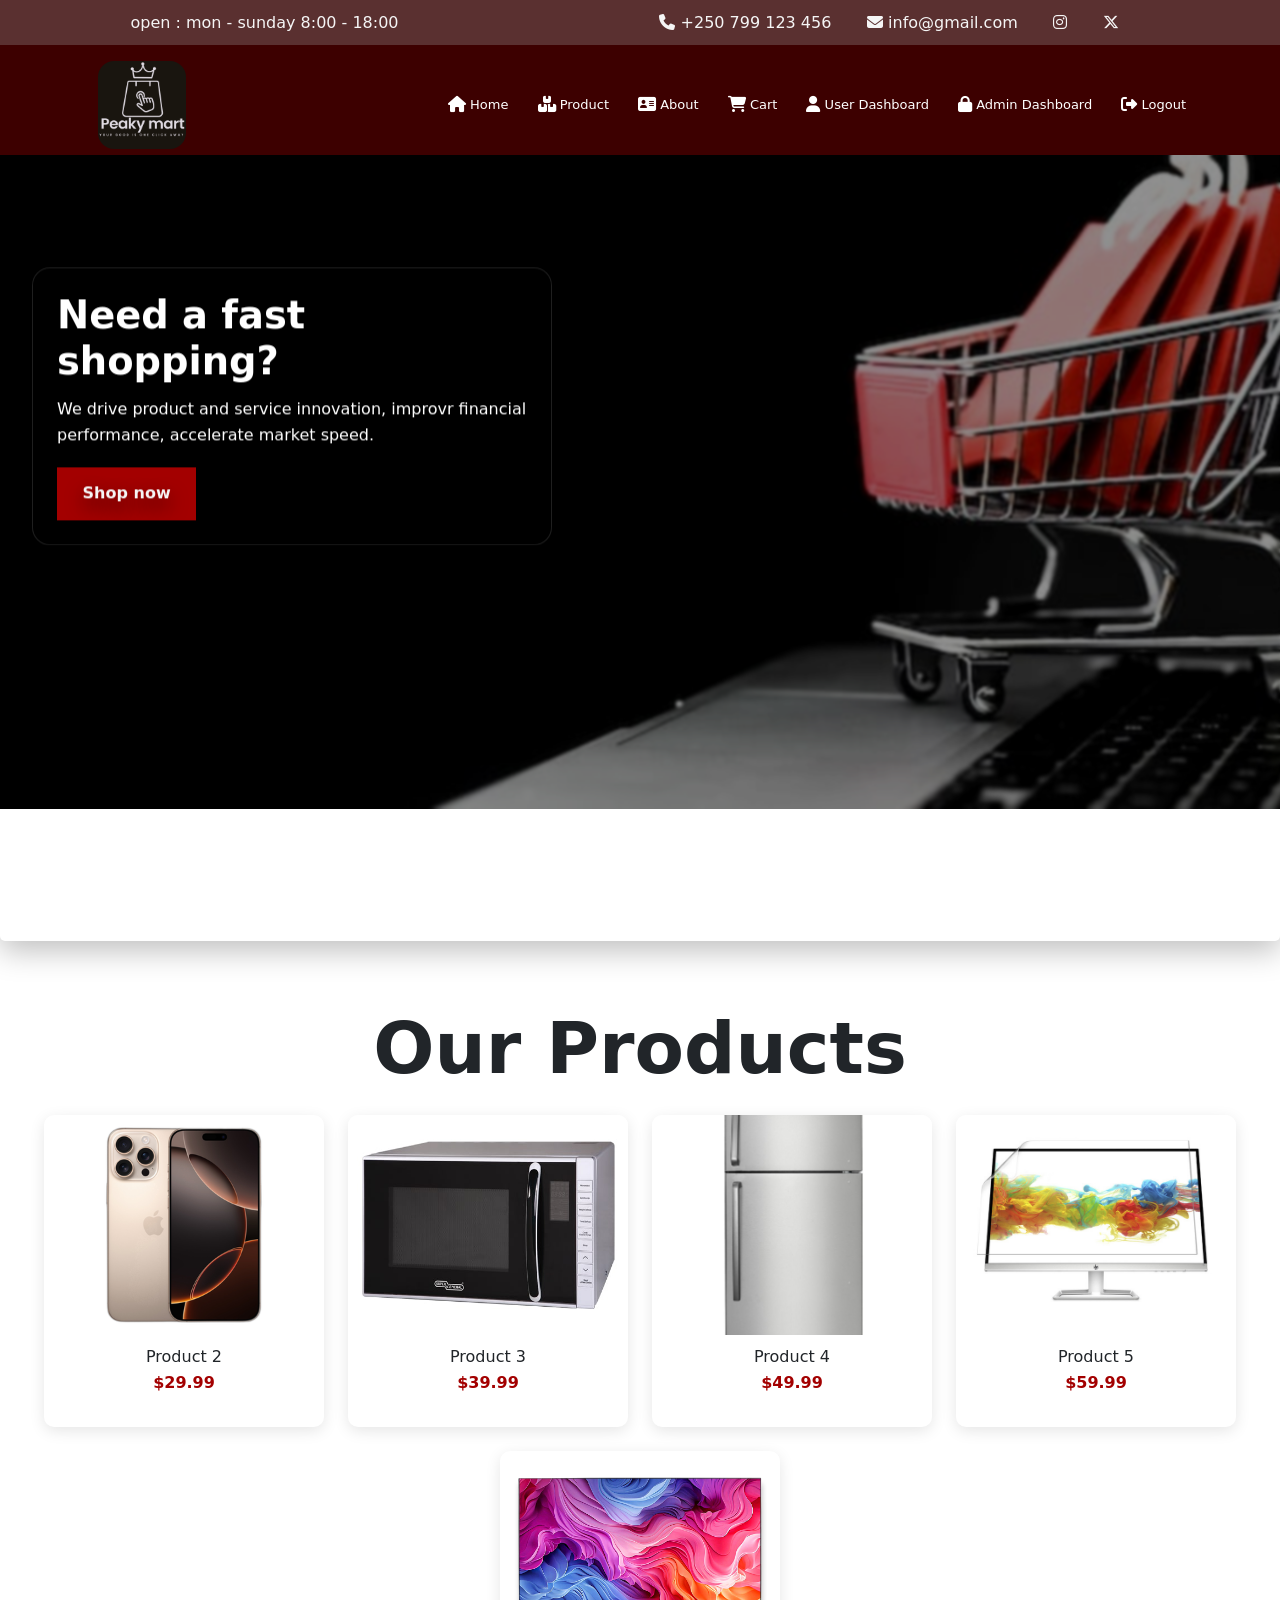
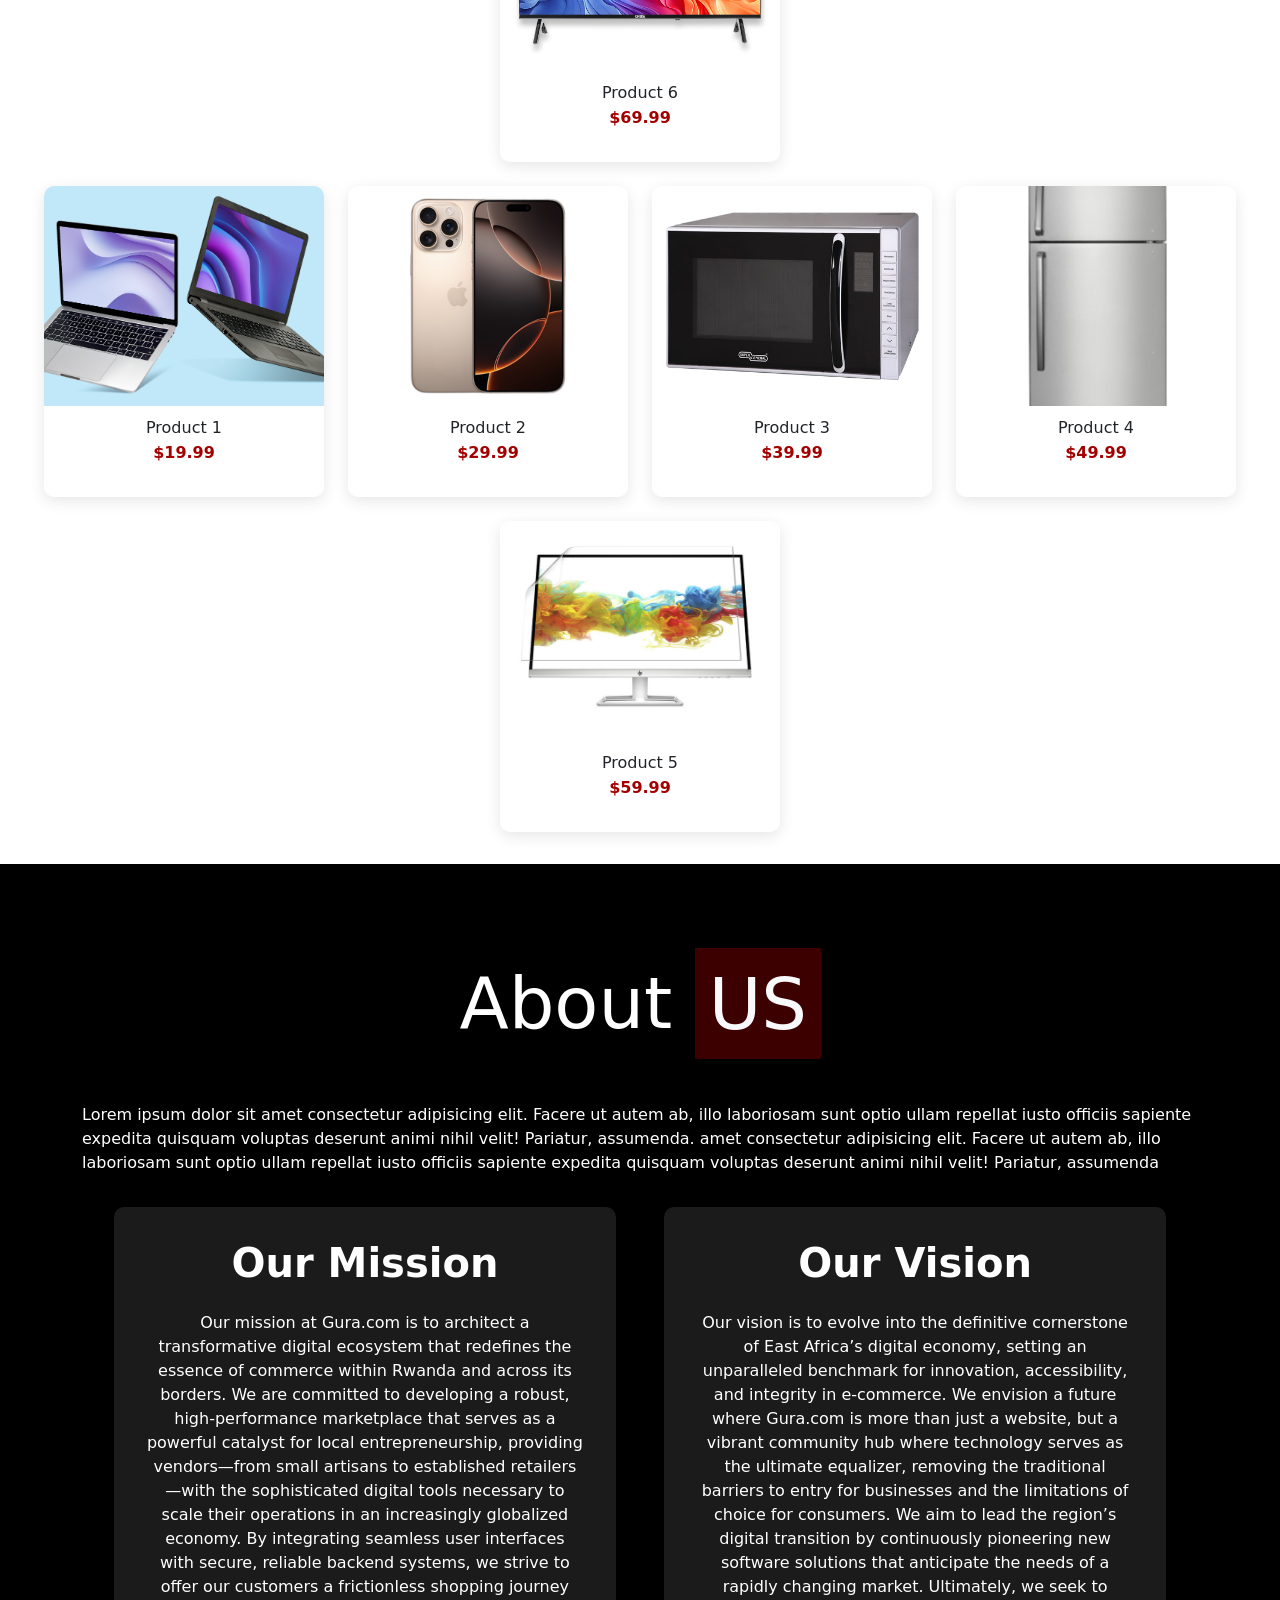
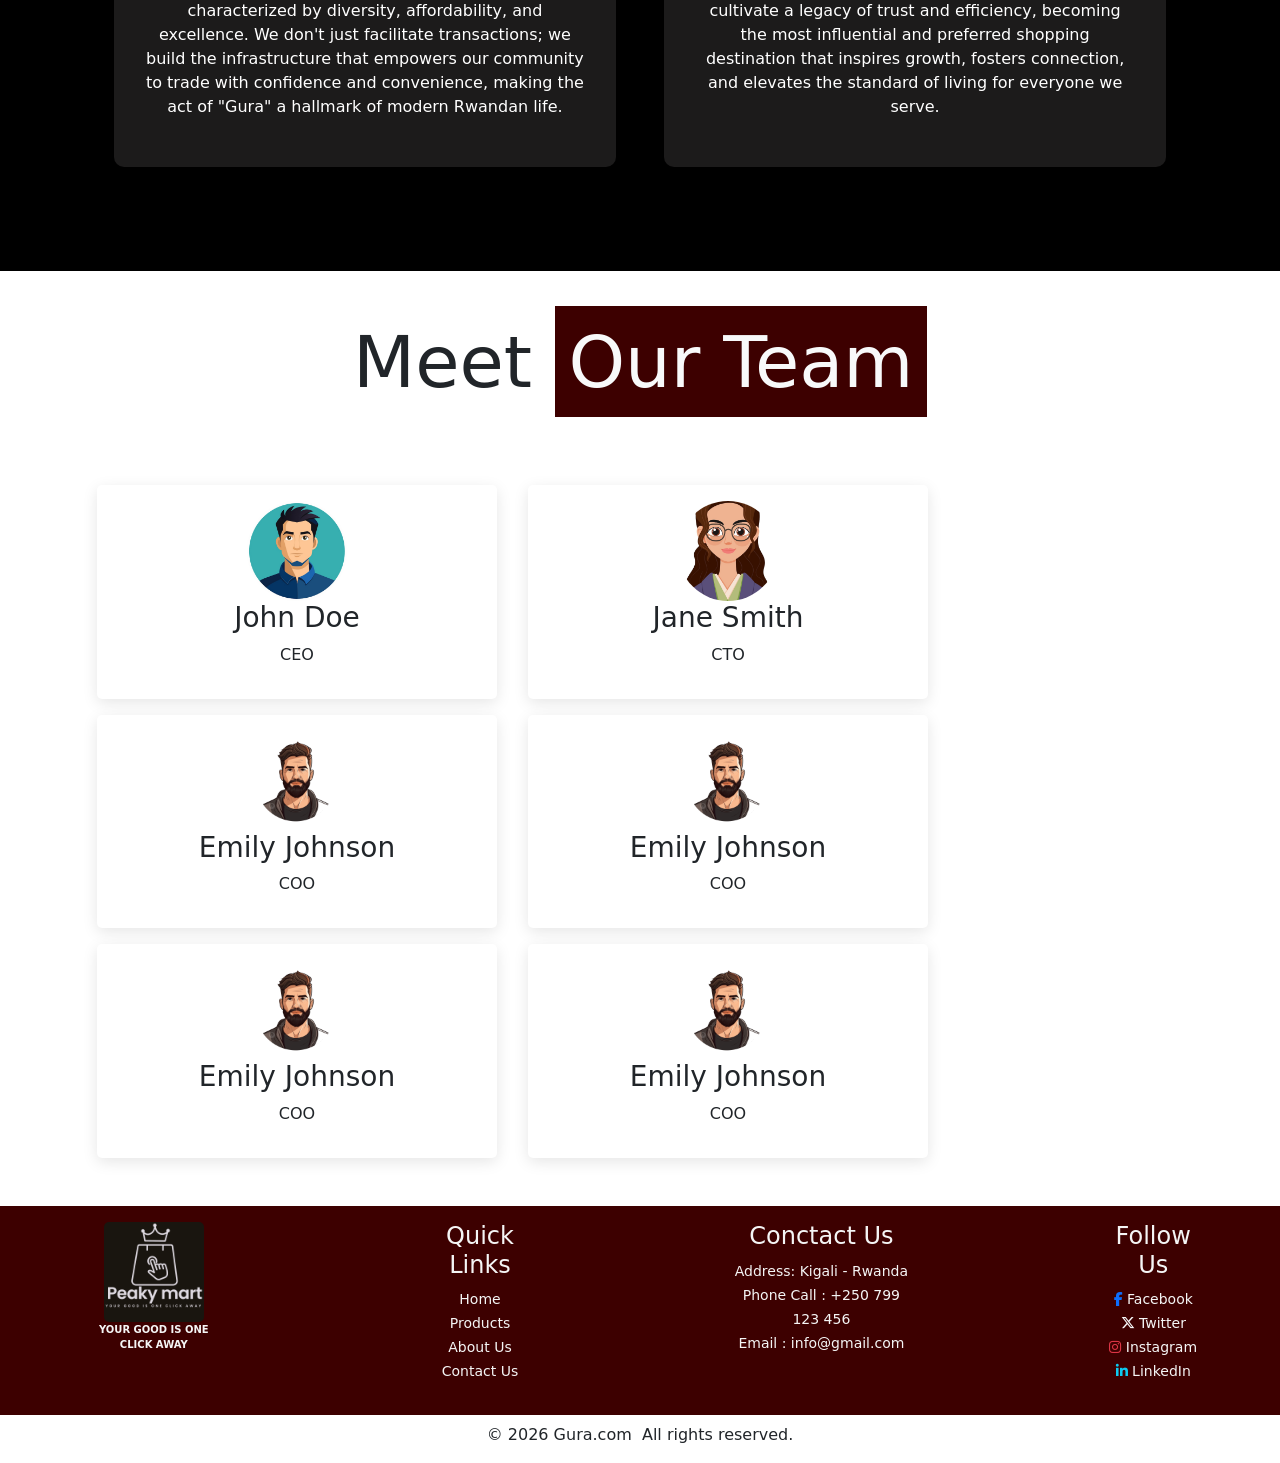
<file: index.html>
<!doctype html>
<html lang="en">

<head>
  <meta charset="UTF-8" />
  <meta name="viewport" content="width=device-width, initial-scale=1.0" />
  <title>Commerce</title>

  <!-- favicon -->
  <link rel="icon" href="/favicon.ico" />
  <link rel="stylesheet" href="https://cdnjs.cloudflare.com/ajax/libs/font-awesome/6.5.1/css/all.min.css" />

  <!-- CSS -->
  <link href="https://cdn.jsdelivr.net/npm/bootstrap@5.0.2/dist/css/bootstrap.min.css" rel="stylesheet"
    integrity="sha384-EVSTQN3/azprG1Anm3QDgpJLIm9Nao0Yz1ztcQTwFspd3yD65VohhpuuCOmLASjC" crossorigin="anonymous" />
  <link rel="stylesheet" href="css/style.css" />
  <link href="https://fonts.googleapis.com/css2?family=Inter:wght@400;700&family=Poppins:wght@600&display=swap"
    rel="stylesheet" />
  <link href="https://unpkg.com/aos@2.3.1/dist/aos.css" rel="stylesheet" />

  <!-- icon -->

  <link rel="icon" type="image/png" sizes="1080x180" href="images/logo.png" />
</head>

<!-- main body of the site  -->

<body>

  <div class="page">
    <!-- small header for open time  -->
    <div id="one" class="min-header">
      <div id="two" class="min-header-content">
        <div id="three" class="hour">open : mon - sunday 8:00 - 18:00</div>
        <div class="header-contact">
          <i class="fas fa-phone"></i> +250 799 123 456 &nbsp; &nbsp; &nbsp;
          <i class="fas fa-envelope"></i> info@gmail.com &nbsp; &nbsp; &nbsp;
          <i class="fab fa-instagram"></i>
          &nbsp; &nbsp; &nbsp;
          <i class="fab fa-x-twitter"></i>
          &nbsp; &nbsp; &nbsp;
        </div>
      </div>

        <!-- main header containing logo and links  -->
        <div class="main-header d-flex">
          <div class="main-header container-fluid">
            <div
              class="main-header-content container d-flex justify-content-between align-items-center"
            >
              <div class="logo">
                <img
                  src="images/logo.png"
                  alt=""
                  width="120"
                  height="120"
                  class="p-3 mb-3 img-fluid rounded-5"
                />
              </div>
              <div class="links">
                <nav id="navLinks" class="nav-links">
                  <i class="fas fa-times" onclick="hideMenu()"></i>
                  <ul>
                    <li>
                      <a href="#" class="text-decoration-none text-white"
                        ><i class="fa-solid fa-house fa-lg"></i> Home</a
                      >
                    </li>
                    <li>
                      <a href="#product" class="text-decoration-none text-white"
                        ><i class="fa-solid fa-boxes-stacked fa-lg"></i>
                        Product</a
                      >
                    </li>
                    <li>
                      <a href="#about" class="text-decoration-none text-white"
                        ><i class="fa-solid fa-address-card fa-lg"></i> About</a
                      >
                    </li>
                    <li>
                      <a href="" class="text-decoration-none text-white"
                        ><i class="fa-solid fa-cart-shopping fa-lg"></i> Cart</a
                      >
                    </li>
                      <li>
                    <a href="user-dashboard.html" class="text-decoration-none text-white"><i
                        class="fa-solid fa-user fa-lg"></i>
                      User Dashboard</a>
                  </li>
                  <li>
                    <a href="admin-dashboard.html" class="text-decoration-none text-white"><i
                        class="fa-solid fa-lock fa-lg"></i>
                      Admin Dashboard</a>
                  </li>
                    <li>
                      <a href="" class="text-decoration-none text-white"
                        ><i class="fa-solid fa-right-from-bracket fa-lg"></i>
                        Logout</a
                      >
                    </li>
                  </ul>
                </nav>
                <i class="fas fa-bars" onclick="showMenu()"></i>
              </div>
              <!-- <i class="fas fa-bars" onclick="showMenu()"></i> -->
            </div>
          </div>
        </div>
      </div>
      <div class="body">
        <div class="body-content">
          <!-- wwelcome section with slider -->
          <section id="welcome" class="welcome-slider">
            <div class="slides">
              <div class="slide slide-1">
                <img src="images/slide3.jpg" alt="Slide 1" />
                <div class="slide-content">
                  <h1 class="title effect-static-text display-5 fw-bold">
                    Need a fast shopping?
                  </h1>
                  <p
                    data-aos="zoom-in"
                    data-aos-delay="100"
                    class="description"
                  >
                    We drive product and service innovation, improvr financial
                    performance, accelerate market speed.
                  </p>

                  <a class="slide-btn" href="#product">Shop now</a>
                </div>
              </div>
              <div class="slide slide-2">
                <img src="images/slide2.jpg" alt="Slide 2" />
                <div class="slide-content">
                  <h1 class="title effect-static-text display-5 fw-bold">
                    Exclusive offers
                  </h1>
                  <p>Save on top products with our latest seasonal deals.</p>
                  <a class="slide-btn" href="#product">View offers</a>
                </div>
              </div>
              <div class="slide slide-3">
                <img src="images/slide1.jpg" alt="Slide 3" />
                <div class="slide-content">
                  <h1 class="title effect-static-text display-5 fw-bold">
                    Shop with confidence
                  </h1>
                  <p>
                    Quality picks, easy returns, and customer-first support.
                    uality picks, easy returns, and customer-first support.
                  </p>
                  <a class="slide-btn" href="#product">Browse now</a>
                </div>
              </div>
            </div>
          </section>

          <!-- product list section -->
          <section id="product">
            <h2 class="text-center display-2 fw-bold mb-4">Our Products</h2>
            <div
              class="product-list d-flex flex-wrap justify-content-center gap-4"
            >
              
              <div
                class="product-card"
                data-aos="fade-up"
                data-aos-delay="200"
                data-aos-duration="300"
              >
                <img src="images/product2.png" alt="Product 2" />
                <h3>Product 2</h3>
                <p>$29.99</p>
              </div>
              <div
                class="product-card"
                data-aos="fade-up"
                data-aos-delay="200"
                data-aos-duration="300"
              >
                <img src="images/product3.jpg" alt="Product 3" />
                <h3>Product 3</h3>
                <p>$39.99</p>
              </div>
              <div
                class="product-card"
                data-aos="fade-up"
                data-aos-delay="300"
                data-aos-duration="300"
              >
                <img src="images/product4.jpg" alt="Product 4" />
                <h3>Product 4</h3>
                <p>$49.99</p>
              </div>
              <div
                class="product-card"
                data-aos="fade-up"
                data-aos-delay="400"
                data-aos-duration="300"
              >
                <img src="images/product5.jpg" alt="Product 5" />
                <h3>Product 5</h3>
                <p>$59.99</p>
              </div>
              <div
                class="product-card"
                data-aos="fade-up"
                data-aos-delay="500"
                data-aos-duration="300"
              >
                <img src="images/product6.png" alt="Product 6" />
                <h3>Product 6</h3>
                <p>$69.99</p>
              </div>
            </div>
            <br />
            <div
              class="product-list d-flex flex-wrap justify-content-center gap-4"
            >
              <div
                class="product-card"
                data-aos="fade-up"
                data-aos-duration="300"
              >
                <img src="images/product1.jpg" alt="Product 1" />
                <h3>Product 1</h3>
                <p>$19.99</p>
              </div>
              <div
                class="product-card"
                data-aos="fade-up"
                data-aos-delay="100"
                data-aos-duration="300"
              >
                <img src="images/product2.png" alt="Product 2" />
                <h3>Product 2</h3>
                <p>$29.99</p>
              </div>
              <div
                class="product-card"
                data-aos="fade-up"
                data-aos-delay="200"
                data-aos-duration="300"
              >
                <img src="images/product3.jpg" alt="Product 3" />
                <h3>Product 3</h3>
                <p>$39.99</p>
              </div>
              <div
                class="product-card"
                data-aos="fade-up"
                data-aos-delay="300"
                data-aos-duration="300"
              >
                <img src="images/product4.jpg" alt="Product 4" />
                <h3>Product 4</h3>
                <p>$49.99</p>
              </div>
              <div class="product-card" data-aos="fade-up" data-aos-delay="400">
                <img src="images/product5.jpg" alt="Product 5" />
                <h3>Product 5</h3>
                <p>$59.99</p>
              </div>
              
            </div>
          </section>

          <!-- about us section  -->
          <section id="about" class="text-white">
            <div class="aboutUs">
              <h1 class="about-h1 text-center display-2 p-5">
                About
                <mark
                  class="text-light text-center"
                  style="background-color: rgb(61, 0, 0)"
                  >US</mark
                >
              </h1>
              <p class="container para" width="90%">
                Lorem ipsum dolor sit amet consectetur adipisicing elit. Facere
                ut autem ab, illo laboriosam sunt optio ullam repellat iusto
                officiis sapiente expedita quisquam voluptas deserunt animi
                nihil velit! Pariatur, assumenda. amet consectetur adipisicing
                elit. Facere ut autem ab, illo laboriosam sunt optio ullam
                repellat iusto officiis sapiente expedita quisquam voluptas
                deserunt animi nihil velit! Pariatur, assumenda
              </p>
              <br />
              <div class="mt-5 d-flex justify-content-center gap-5 container">
                <div class="mission">
                  <h4 class="text-center display-6 fw-bold mb-4">
                    Our Mission
                  </h4>
                  <p class="text-end; text-direction: rtl;">
                    Our mission at Gura.com is to architect a transformative
                    digital ecosystem that redefines the essence of commerce
                    within Rwanda and across its borders. We are committed to
                    developing a robust, high-performance marketplace that
                    serves as a powerful catalyst for local entrepreneurship,
                    providing vendors—from small artisans to established
                    retailers—with the sophisticated digital tools necessary to
                    scale their operations in an increasingly globalized
                    economy. By integrating seamless user interfaces with
                    secure, reliable backend systems, we strive to offer our
                    customers a frictionless shopping journey characterized by
                    diversity, affordability, and excellence. We don't just
                    facilitate transactions; we build the infrastructure that
                    empowers our community to trade with confidence and
                    convenience, making the act of "Gura" a hallmark of modern
                    Rwandan life.
                  </p>
                </div>
                <div class="vision">
                  <h4 class="text-center display-6 fw-bold mb-4">Our Vision</h4>
                  <p class="text-align: start; text-direction: rtl;">
                    Our vision is to evolve into the definitive cornerstone of
                    East Africa’s digital economy, setting an unparalleled
                    benchmark for innovation, accessibility, and integrity in
                    e-commerce. We envision a future where Gura.com is more than
                    just a website, but a vibrant community hub where technology
                    serves as the ultimate equalizer, removing the traditional
                    barriers to entry for businesses and the limitations of
                    choice for consumers. We aim to lead the region’s digital
                    transition by continuously pioneering new software solutions
                    that anticipate the needs of a rapidly changing market.
                    Ultimately, we seek to cultivate a legacy of trust and
                    efficiency, becoming the most influential and preferred
                    shopping destination that inspires growth, fosters
                    connection, and elevates the standard of living for everyone
                    we serve.
                  </p>
                </div>
              </div>
            </div>
          </section>
          <br /><br />

          <!-- section of team members -->
          <section id="team" class="container-fluid">
            <div class="section-div">
              <h2 class="text-center display-2">
                Meet
                <mark
                  class="text-light text-center"
                  style="background-color: rgb(61, 0, 0)"
                  >Our Team</mark
                >
              </h2><br>
              <div class="team container d-flex flex-wrap gap-3 mt-5 mr-1">
                <div
                  class="team-member p-3"
                  data-aos="fade-up"
                  data-aos-duration="300"
                >
                  <img src="images/team1.jpg" alt="Team Member 1" />
                  <h3>John Doe</h3>
                  <p>CEO</p>
                </div>
                <div
                  class="team-member p-3"
                  data-aos="fade-up"
                  data-aos-delay="100"
                  data-aos-duration="300"
                >
                  <img src="images/team2.jpg" alt="Team Member 2" />
                  <h3>Jane Smith</h3>
                  <p>CTO</p>
                </div>
                <div
                  class="team-member p-3"
                  data-aos="fade-up"
                  data-aos-delay="200"
                  data-aos-duration="300"
                >
                  <img src="images/team3.jpg" alt="Team Member 3" />
                  <h3>Emily Johnson</h3>
                  <p>COO</p>
                </div>
                <div
                  class="team-member p-3"
                  data-aos="fade-up"
                  data-aos-delay="200"
                  data-aos-duration="300"
                >
                  <img src="images/team3.jpg" alt="Team Member 3" />
                  <h3>Emily Johnson</h3>
                  <p>COO</p>
                </div>
                <div
                  class="team-member p-3"
                  data-aos="fade-up"
                  data-aos-delay="200"
                  data-aos-duration="300"
                >
                  <img src="images/team3.jpg" alt="Team Member 3" />
                  <h3>Emily Johnson</h3>
                  <p>COO</p>
                </div>
                <div
                  class="team-member p-3"
                  data-aos="fade-up"
                  data-aos-delay="200"
                  data-aos-duration="300"
                >
                  <img src="images/team3.jpg" alt="Team Member 3" />
                  <h3>Emily Johnson</h3>
                  <p>COO</p>
                </div>
              </div>
            </div>
          </section>
          <br />
          <br>

          <!-- Big-footer section  -->
          <section id="#footer" class="footer container-fluid">
            <div class="footer-big">
              <div class="footer-flexs d-flex container">
                <div class="logo">
                  <a href="#welcome"><img src="images/logo.png" alt="" /></a>
                  <p>YOUR GOOD IS ONE CLICK AWAY</p>
                </div>
                <div class="footer-content">
                  <h4>Quick Links</h4>
                  <ul>
                    <li><a href="#welcome">Home</a></li>
                    <li><a href="#products">Products</a></li>
                    <li><a href="#about">About Us</a></li>
                    <li><a href="#footer">Contact Us</a></li>
                  </ul>
                </div>
                <div class="footer-content">
                  <h4>Conctact Us</h4>
                  <ul>
                    <li><a href="#">Address: Kigali - Rwanda</a></li>
                    <li><a href="#">Phone Call : +250 799 123 456 </a></li>
                    <li>
                      <a href="#">Email : info@gmail.com <u></u></a>
                    </li>
                  </ul>
                </div>
                <div class="footer-content">
                  <h4>Follow Us</h4>
                  <ul>
                    <li>
                      <a
                        href="#"
                        target="_blank"
                        rel="noopener noreferrer"
                      >
                        <i class="fab fa-facebook-f text-primary"></i> Facebook
                      </a>
                    </li>
                    <li>
                      <a
                        href="#"
                        target="_blank"
                        rel="noopener noreferrer"
                      >
                        <i class="fa-brands fa-x-twitter text-light"></i> Twitter
                      </a>
                    </li>
                    <li>
                      <a
                        href="#"
                        target="_blank"
                        rel="noopener noreferrer"
                      >
                        <i class="fab fa-instagram text-danger"></i> Instagram
                      </a>
                    </li>
                    <li>
                      <a
                        href="#"
                        target="_blank"
                        rel="noopener noreferrer"
                      >
                        <i class="fab fa-linkedin-in text-info"></i> LinkedIn
                      </a>
                    </li>
                  </ul>
                </div>
              </div>
            </div>
          </section>
          <div class="small-footer">
            <p class="mt-2 text-center">&copy; 2026 Gura.com  &nbsp;All rights reserved.</p>
          </div>
        </div>
      </div>
    </div>

    <!-- Page Scripts  -->
    <script>
     
    </script>
    <script src="https://unpkg.com/aos@2.3.1/dist/aos.js"></script>
    <script src="scripts/style.js"></Script>
  </body>
</html>
</file>
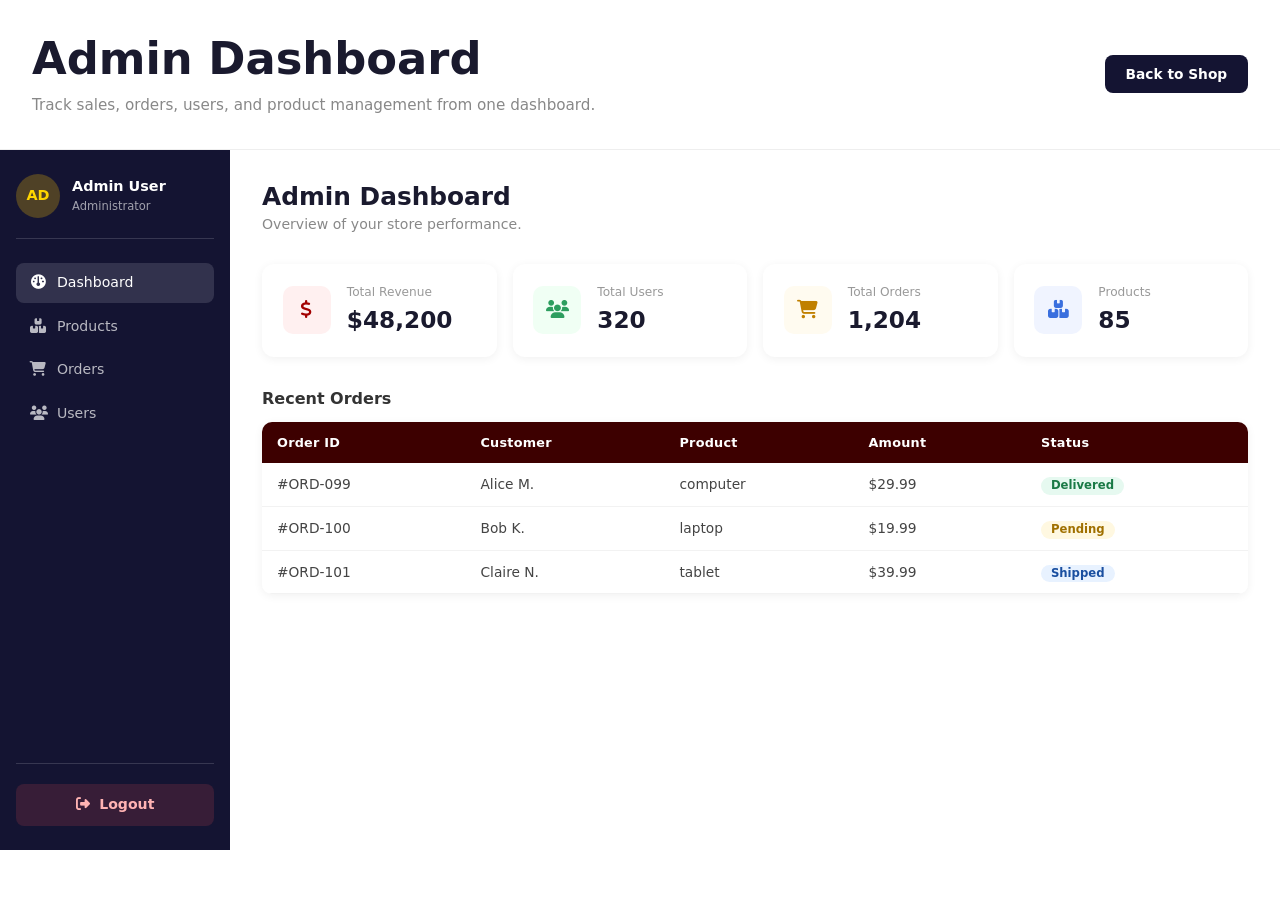
<file: admin-dashboard.html>
<!DOCTYPE html>
<html lang="en">

<head>
    <meta charset="UTF-8" />
    <meta name="viewport" content="width=device-width, initial-scale=1.0" />
    <title>Admin Dashboard - Commerce</title>
    <link rel="stylesheet" href="https://cdnjs.cloudflare.com/ajax/libs/font-awesome/6.5.1/css/all.min.css" />
    <link href="https://cdn.jsdelivr.net/npm/bootstrap@5.0.2/dist/css/bootstrap.min.css" rel="stylesheet" />
    <link rel="stylesheet" href="css/style.css" />
    <link rel="stylesheet" href="css/dashboard.css" />
    <link href="https://fonts.googleapis.com/css2?family=Inter:wght@400;700&family=Poppins:wght@600&display=swap"
        rel="stylesheet" />
    <link rel="icon" type="image/png" sizes="1080x180" href="images/logo.png" />
</head>

<body>
    <div class="dashboard-page-heading">
        <div>
            <h1>Admin Dashboard</h1>
            <p class="dashboard-page-subtitle">Track sales, orders, users, and product management from one dashboard.
            </p>
        </div>
        <button class="btn-primary-dash admin-btn" onclick="window.location.href='index.html'">Back to Shop</button>
    </div>

    <div id="dashboard-alert-admin" class="dashboard-alert"></div>

    <div class="dashboard-wrapper">
        <!-- Sidebar -->
        <aside class="dashboard-sidebar admin-sidebar">
            <div class="sidebar-profile">
                <div class="sidebar-avatar admin-avatar">AD</div>
                <div>
                    <p class="sidebar-name">Admin User</p>
                    <p class="sidebar-role">Administrator</p>
                </div>
            </div>
            <nav class="sidebar-nav">
                <a href="#" class="sidebar-link active" onclick="switchTab(event,'tab-overview')">
                    <i class="fa-solid fa-gauge"></i> Dashboard
                </a>
                <a href="#" class="sidebar-link" onclick="switchTab(event,'tab-products')">
                    <i class="fa-solid fa-boxes-stacked"></i> Products
                </a>
                <a href="#" class="sidebar-link" onclick="switchTab(event,'tab-orders')">
                    <i class="fa-solid fa-cart-shopping"></i> Orders
                </a>
                <a href="#" class="sidebar-link" onclick="switchTab(event,'tab-users')">
                    <i class="fa-solid fa-users"></i> Users
                </a>
            </nav>
            <div class="sidebar-logout">
                <button class="sidebar-logout-btn" onclick="handleLogout()">
                    <i class="fa-solid fa-sign-out-alt"></i> Logout
                </button>
            </div>
        </aside>

        <!-- Main content -->
        <main class="dashboard-main">
            <!-- Admin Overview -->
            <div id="tab-overview" class="dash-tab active">
                <div class="dash-header">
                    <h2>Admin Dashboard</h2>
                    <p class="dash-subtitle">Overview of your store performance.</p>
                </div>
                <div class="stats-grid">
                    <div class="stat-card">
                        <div class="stat-icon icon-red"><i class="fa-solid fa-dollar-sign"></i></div>
                        <div>
                            <p class="stat-label">Total Revenue</p>
                            <p class="stat-value">$48,200</p>
                        </div>
                    </div>
                    <div class="stat-card">
                        <div class="stat-icon icon-green"><i class="fa-solid fa-users"></i></div>
                        <div>
                            <p class="stat-label">Total Users</p>
                            <p class="stat-value">320</p>
                        </div>
                    </div>
                    <div class="stat-card">
                        <div class="stat-icon icon-amber"><i class="fa-solid fa-cart-shopping"></i></div>
                        <div>
                            <p class="stat-label">Total Orders</p>
                            <p class="stat-value">1,204</p>
                        </div>
                    </div>
                    <div class="stat-card">
                        <div class="stat-icon icon-blue"><i class="fa-solid fa-boxes-stacked"></i></div>
                        <div>
                            <p class="stat-label">Products</p>
                            <p class="stat-value">85</p>
                        </div>
                    </div>
                </div>
                <div class="dash-section">
                    <h3 class="section-title">Recent Orders</h3>
                    <div class="table-wrapper">
                        <table class="dash-table">
                            <thead>
                                <tr>
                                    <th>Order ID</th>
                                    <th>Customer</th>
                                    <th>Product</th>
                                    <th>Amount</th>
                                    <th>Status</th>
                                </tr>
                            </thead>
                            <tbody>
                                <tr>
                                    <td>#ORD-099</td>
                                    <td>Alice M.</td>
                                    <td>computer</td>
                                    <td>$29.99</td>
                                    <td><span class="badge badge-success">Delivered</span></td>
                                </tr>
                                <tr>
                                    <td>#ORD-100</td>
                                    <td>Bob K.</td>
                                    <td>laptop</td>
                                    <td>$19.99</td>
                                    <td><span class="badge badge-warning">Pending</span></td>
                                </tr>
                                <tr>
                                    <td>#ORD-101</td>
                                    <td>Claire N.</td>
                                    <td>tablet</td>
                                    <td>$39.99</td>
                                    <td><span class="badge badge-info">Shipped</span></td>
                                </tr>
                            </tbody>
                        </table>
                    </div>
                </div>
            </div>

            <!-- Admin Products -->
            <div id="tab-products" class="dash-tab">
                <div class="dash-header dash-header-flex">
                    <div>
                        <h2>Manage Products</h2>
                        <p class="dash-subtitle">Add, edit or remove products.</p>
                    </div>
                    <button class="btn-primary-dash admin-btn" data-action="add-product">+ Add Product</button>
                </div>
                <div class="table-wrapper">
                    <table class="dash-table">
                        <thead>
                            <tr>
                                <th>ID</th>
                                <th>Product</th>
                                <th>Image</th>
                                <th>Price</th>
                                <th>Stock</th>
                                <th>Status</th>
                                <th>Actions</th>
                            </tr>
                        </thead>
                        <tbody>
                            <tr>
                                <td>#P001</td>
                                <td>computer</td>
                                <td><img src="images/product1.jpg" class="stat-image" alt="Product 1"></td>
                                <td>$19.99</td>
                                <td>50</td>
                                <td><span class="badge badge-success">Active</span></td>
                                <td class="action-btns"><button class="btn-sm"
                                        data-action="edit-product">Edit</button><button class="btn-sm btn-del"
                                        data-action="delete-product">Delete</button></td>
                            </tr>
                            <tr>
                                <td>#P002</td>
                                <td>laptop</td>
                                <td><img src="images/product2.png" class="stat-image" alt="Product 2"></td>
                                <td>$29.99</td>
                                <td>30</td>
                                <td><span class="badge badge-success">Active</span></td>
                                <td class="action-btns"><button class="btn-sm"
                                        data-action="edit-product">Edit</button><button class="btn-sm btn-del"
                                        data-action="delete-product">Delete</button></td>
                            </tr>
                            <tr>
                                <td>#P003</td>
                                <td>tablet</td>
                                <td><img src="images/product3.jpg" class="stat-image" alt="Product 3"></td>
                                <td>$39.99</td>
                                <td>0</td>
                                <td><span class="badge badge-danger">Out of Stock</span></td>
                                <td class="action-btns"><button class="btn-sm"
                                        data-action="edit-product">Edit</button><button class="btn-sm btn-del"
                                        data-action="delete-product">Delete</button></td>
                            </tr>
                        </tbody>
                    </table>
                </div>
            </div>

            <!-- Admin Orders -->
            <div id="tab-orders" class="dash-tab">
                <div class="dash-header">
                    <h2>All Orders</h2>
                    <p class="dash-subtitle">View and manage all customer orders.</p>
                </div>
                <div class="table-wrapper">
                    <table class="dash-table">
                        <thead>
                            <tr>
                                <th>Order ID</th>
                                <th>Customer</th>
                                <th>Product</th>
                                <th>Date</th>
                                <th>Amount</th>
                                <th>Status</th>
                                <th>Action</th>
                            </tr>
                        </thead>
                        <tbody>
                            <tr>
                                <td>#ORD-099</td>
                                <td>Alice M.</td>
                                <td>laptop</td>
                                <td>Jan 10, 2025</td>
                                <td>$29.99</td>
                                <td><span class="badge badge-success">Delivered</span></td>
                                <td><button class="btn-sm" data-action="view-order">View</button></td>
                            </tr>
                            <tr>
                                <td>#ORD-100</td>
                                <td>Bob K.</td>
                                <td>computer</td>
                                <td>Jan 12, 2025</td>
                                <td>$19.99</td>
                                <td><span class="badge badge-warning">Pending</span></td>
                                <td><button class="btn-sm" data-action="update-order">Update</button></td>
                            </tr>
                            <tr>
                                <td>#ORD-101</td>
                                <td>Claire N.</td>
                                <td>tablet</td>
                                <td>Jan 14, 2025</td>
                                <td>$39.99</td>
                                <td><span class="badge badge-info">Shipped</span></td>
                                <td><button class="btn-sm" data-action="track-order">Track</button></td>
                            </tr>
                            <tr>
                                <td>#ORD-102</td>
                                <td>Dan O.</td>
                                <td>computer</td>
                                <td>Jan 20, 2025</td>
                                <td>$19.99</td>
                                <td><span class="badge badge-danger">Cancelled</span></td>
                                <td><button class="btn-sm" data-action="details-order">Details</button></td>
                            </tr>
                        </tbody>
                    </table>
                </div>
            </div>

            <!-- Admin Users -->
            <div id="tab-users" class="dash-tab">
                <div class="dash-header">
                    <h2>All Users</h2>
                    <p class="dash-subtitle">Manage registered customers.</p>
                </div>
                <div class="table-wrapper">
                    <table class="dash-table">
                        <thead>
                            <tr>
                                <th>ID</th>
                                <th>Name</th>
                                <th>Email</th>
                                <th>Joined</th>
                                <th>Orders</th>
                                <th>Action</th>
                            </tr>
                        </thead>
                        <tbody>
                            <tr>
                                <td>#U001</td>
                                <td>Alice M.</td>
                                <td>alice@gmail.com</td>
                                <td>Dec 1, 2024</td>
                                <td>5</td>
                                <td><button class="btn-sm" data-action="view-user">View</button></td>
                            </tr>
                            <tr>
                                <td>#U002</td>
                                <td>Bob K.</td>
                                <td>bob@gmail.com</td>
                                <td>Dec 5, 2024</td>
                                <td>3</td>
                                <td><button class="btn-sm" data-action="view-user">View</button></td>
                            </tr>
                            <tr>
                                <td>#U003</td>
                                <td>Claire N.</td>
                                <td>claire@gmail.com</td>
                                <td>Dec 10, 2024</td>
                                <td>7</td>
                                <td><button class="btn-sm" data-action="view-user">View</button></td>
                            </tr>
                            <tr>
                                <td>#U004</td>
                                <td>Dan O.</td>
                                <td>dan@gmail.com</td>
                                <td>Jan 3, 2025</td>
                                <td>1</td>
                                <td><button class="btn-sm" data-action="view-user">View</button></td>
                            </tr>
                        </tbody>
                    </table>
                </div>
            </div>
        </main>
    </div>

    <!-- <footer class="dashboard-footer">
        <p>© 2026 Commerce Admin Dashboard. Designed for ecommerce operations.</p>

    </footer> -->

    <script>
        function switchTab(e, tabId) {
            e.preventDefault();
            document.querySelectorAll('.dash-tab').forEach(function (t) { t.classList.remove('active'); });
            document.querySelectorAll('.sidebar-link').forEach(function (l) { l.classList.remove('active'); });
            document.getElementById(tabId).classList.add('active');
            e.currentTarget.classList.add('active');
            clearMessage();
        }

        function showMessage(message) {
            var target = document.getElementById('dashboard-alert-admin');
            target.textContent = message;
            target.style.display = 'block';
            target.style.opacity = '1';
            clearTimeout(target._timeout);
            target._timeout = setTimeout(function () {
                target.style.opacity = '0';
                setTimeout(function () { target.style.display = 'none'; }, 300);
            }, 3200);
        }

        function clearMessage() {
            var target = document.getElementById('dashboard-alert-admin');
            target.style.display = 'none';
            target.textContent = '';
        }

        function toggleEditProduct(button) {
            var row = button.closest('tr');
            if (!row) return;
            var nameCell = row.cells[1];
            var priceCell = row.cells[3];
            if (button.dataset.editing === 'true') {
                var nameInput = nameCell.querySelector('input');
                var priceInput = priceCell.querySelector('input');
                if (nameInput && priceInput) {
                    nameCell.textContent = nameInput.value.trim() || 'Product';
                    priceCell.textContent = '$' + (parseFloat(priceInput.value) || 0).toFixed(2);
                    button.textContent = 'Edit';
                    button.dataset.editing = 'false';
                    showMessage('Product updated successfully.');
                }
            } else {
                var name = nameCell.textContent.trim();
                var price = priceCell.textContent.replace('$', '').trim();
                nameCell.innerHTML = '<input class="dash-input" value="' + name + '">';
                priceCell.innerHTML = '<input class="dash-input" value="' + price + '">';
                button.textContent = 'Save';
                button.dataset.editing = 'true';
            }
        }

        function deleteTableRow(button, itemName) {
            var row = button.closest('tr');
            if (row) {
                row.remove();
                showMessage(itemName + ' deleted.');
            }
        }

        function updateOrder(button) {
            var row = button.closest('tr');
            if (!row) return;
            var statusCell = row.cells[5];
            if (!statusCell) return;
            var badge = statusCell.querySelector('.badge');
            if (badge) {
                badge.textContent = 'Processing';
                badge.className = 'badge badge-info';
            }
            showMessage('Order status updated to Processing.');
        }

        function handleAction(event) {
            var button = event.target.closest('button[data-action]');
            if (!button) return;
            var action = button.dataset.action;
            switch (action) {
                case 'edit-product': toggleEditProduct(button); break;
                case 'delete-product': deleteTableRow(button, 'Product'); break;
                case 'update-order': updateOrder(button); break;
                case 'track-order': showMessage('Tracking order...'); break;
                case 'view-order': showMessage('Opening order details...'); break;
                case 'details-order': showMessage('Opening order details...'); break;
                case 'view-user': showMessage('Viewing customer profile...'); break;
                case 'add-product': showMessage('Add product workflow opened.'); break;
            }
        }

        function handleLogout() {
            showMessage('Logging out...');
            setTimeout(function () {
                window.location.href = 'index.html';
            }, 1500);
        }

        document.addEventListener('click', handleAction);
    </script>
</body>

</html>
</file>
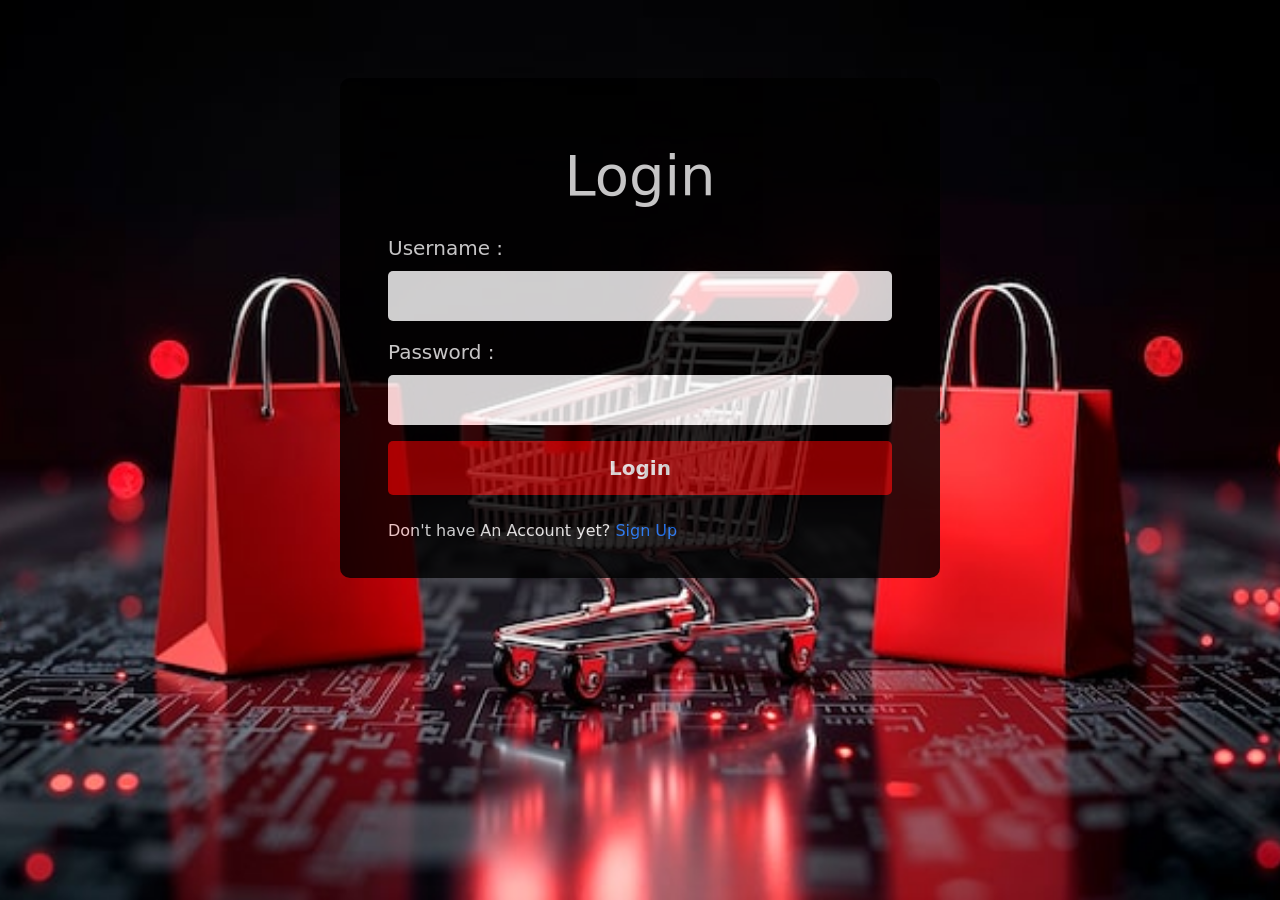
<file: login.html>
<!doctype html>
<html lang="en">
  <head>
    <meta charset="UTF-8" />
    <meta name="viewport" content="width=device-width, initial-scale=1.0" />
    <title>Login</title>

    <!-- favicon -->
    <link rel="icon" href="/favicon.ico" />
    <link
      rel="stylesheet"
      href="https://cdnjs.cloudflare.com/ajax/libs/font-awesome/6.5.1/css/all.min.css"
    />

    <!-- CSS -->
    <link
      href="https://cdn.jsdelivr.net/npm/bootstrap@5.0.2/dist/css/bootstrap.min.css"
      rel="stylesheet"
      integrity="sha384-EVSTQN3/azprG1Anm3QDgpJLIm9Nao0Yz1ztcQTwFspd3yD65VohhpuuCOmLASjC"
      crossorigin="anonymous"
    />
    <link rel="stylesheet" href="css/style.css" />
    <link
      href="https://fonts.googleapis.com/css2?family=Inter:wght@400;700&family=Poppins:wght@600&display=swap"
      rel="stylesheet"
    />
    <link href="https://unpkg.com/aos@2.3.1/dist/aos.css" rel="stylesheet" />

    <!-- icon -->

    <link rel="icon" type="image/png" sizes="1080x180" href="images/logo.png" />
  </head>

  <!-- main body of the site  -->
  <body>
    <div class="login-all p-5">
      <div class="login-container p-5">
        <h2 class="display-4 text-bold text-center p-3">Login</h2>
        <form action="/login" method="POST">
          <div class="form-group">
            <label for="username" >Username :</label>
            <input type="text" id="username" name="username" required />
          </div>
          <div class="form-group">
            <label for="password">Password :</label>
            <input type="password" id="password" name="password" required />
          </div>
          <button type="submit">Login</button><br><br>
          <p>Don't have An Account yet? <a href="#" class="text-decoration-none">Sign Up</a></p>
        </form>
      </div>
    </div>
  </body>
</html>
</file>
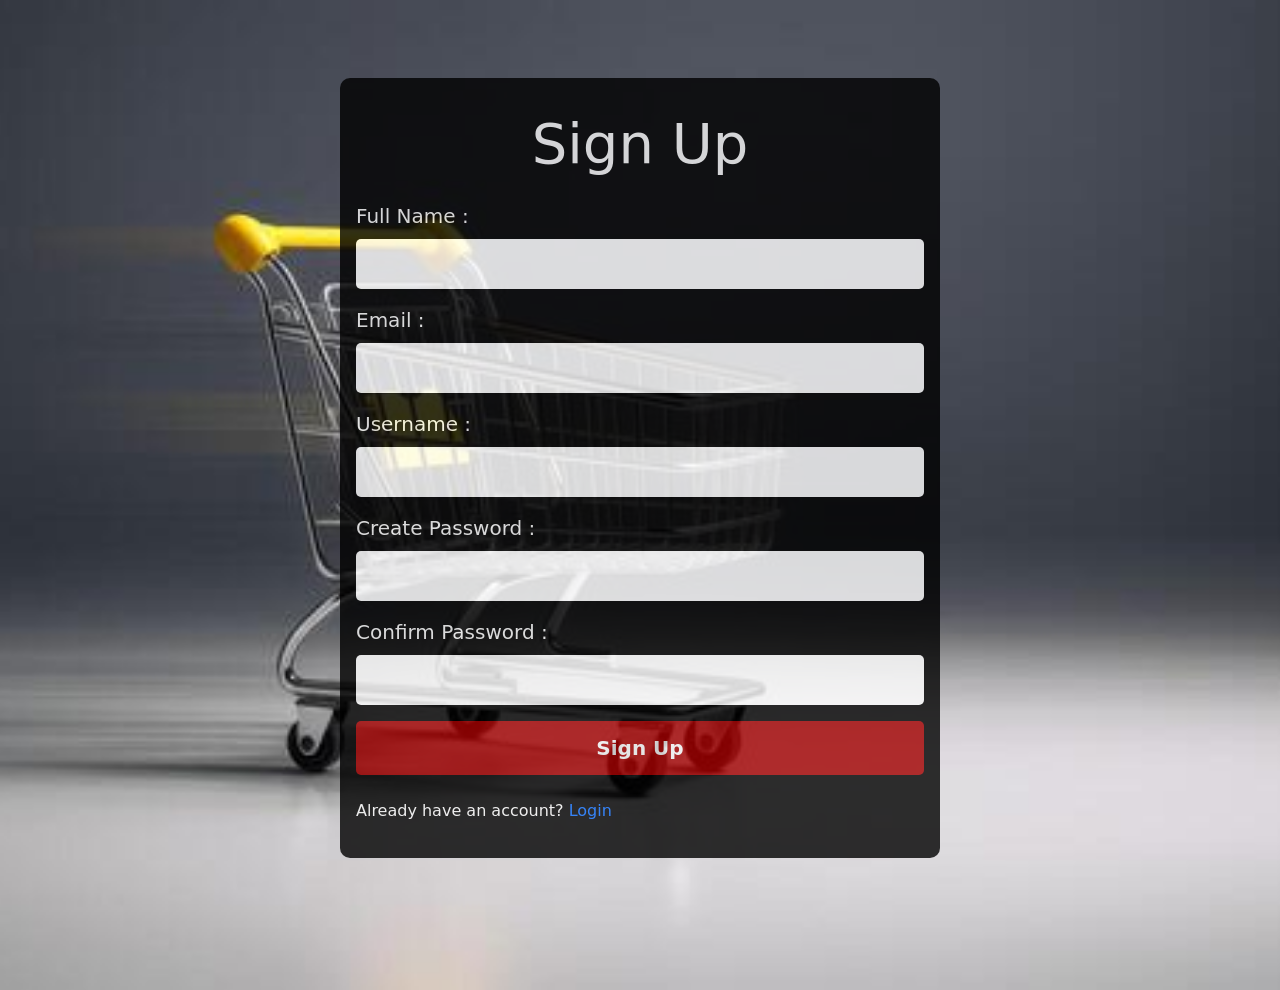
<file: signup.html>
<!doctype html>
<html lang="en">
  <head>
    <meta charset="UTF-8" />
    <meta name="viewport" content="width=device-width, initial-scale=1.0" />
    <title>Sign Up</title>

    <!-- favicon -->
    <link rel="icon" href="/favicon.ico" />
    <link
      rel="stylesheet"
      href="https://cdnjs.cloudflare.com/ajax/libs/font-awesome/6.5.1/css/all.min.css"
    />

    <!-- CSS -->
    <link
      href="https://cdn.jsdelivr.net/npm/bootstrap@5.0.2/dist/css/bootstrap.min.css"
      rel="stylesheet"
      integrity="sha384-EVSTQN3/azprG1Anm3QDgpJLIm9Nao0Yz1ztcQTwFspd3yD65VohhpuuCOmLASjC"
      crossorigin="anonymous"
    />
    <link rel="stylesheet" href="css/style.css" />
    <link
      href="https://fonts.googleapis.com/css2?family=Inter:wght@400;700&family=Poppins:wght@600&display=swap"
      rel="stylesheet"
    />
    <link href="https://unpkg.com/aos@2.3.1/dist/aos.css" rel="stylesheet" />

    <!-- icon -->

    <link rel="icon" type="image/png" sizes="1080x180" href="images/logo.png" />
  </head>

  <!-- main body of the site  -->
  <body>
    <div class="signup-all p-5">
      <div class="signup-container p-3">
        <h2 class="display-4 text-bold text-center p-3">Sign Up</h2>
        <form action="/signup" method="POST">
          <div class="form-group">
            <label for="username" >Full Name :</label>
            <input type="text" id="username" name="username" required />
          </div>
          <div class="form-group">
            <label for="email" >Email :</label>
            <input type="email" id="email" name="email" required />
          </div>
          <div class="form-group">
            <label for="Username" >Username :</label>
            <input type="text" id="Username" name="Username" required />
          </div>
          <div class="form-group">
            <label for="Create-Password" >Create Password :</label>
            <input type="password" id="Create-Password" name="cpword" required />
          </div>
          <div class="form-group">
            <label for="Confirm-Password" >Confirm Password :</label>
            <input type="password" id="Confirm-Password" name="cfpword" required />
          </div>
          <button type="submit" name="signup">Sign Up</button><br><br>
          <p>Already have an account? <a href="#" class="text-decoration-none">Login</a></p>
        </form>
      </div>
    </div>
  </body>
</html>
</file>
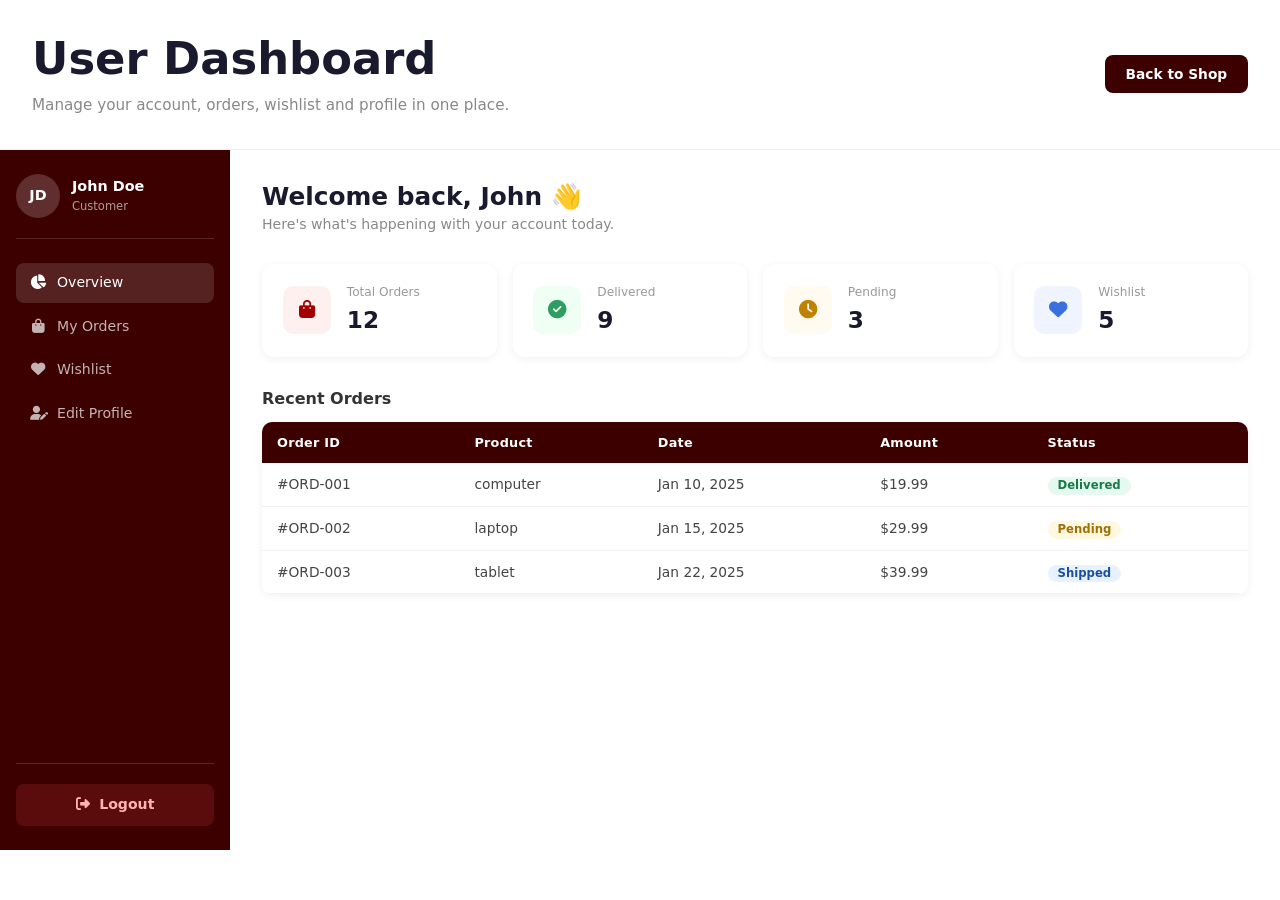
<file: user-dashboard.html>
<!DOCTYPE html>
<html lang="en">

<head>
    <meta charset="UTF-8" />
    <meta name="viewport" content="width=device-width, initial-scale=1.0" />
    <title>User Dashboard - Commerce</title>
    <link rel="stylesheet" href="https://cdnjs.cloudflare.com/ajax/libs/font-awesome/6.5.1/css/all.min.css" />
    <link href="https://cdn.jsdelivr.net/npm/bootstrap@5.0.2/dist/css/bootstrap.min.css" rel="stylesheet" />
    <link rel="stylesheet" href="css/style.css" />
    <link rel="stylesheet" href="css/dashboard.css" />
    <link href="https://fonts.googleapis.com/css2?family=Inter:wght@400;700&family=Poppins:wght@600&display=swap"
        rel="stylesheet" />
    <link rel="icon" type="image/png" sizes="1080x180" href="images/logo.png" />
</head>

<body>
    <div class="dashboard-page-heading">
        <div>
            <h1 class="display-2">User Dashboard</h1>
            <p class="dashboard-page-subtitle">Manage your account, orders, wishlist and profile in one place.</p>
        </div>
        <button class="btn-primary-dash" onclick="window.location.href='index.html'">Back to Shop</button>
    </div>

    <div id="dashboard-alert-user" class="dashboard-alert"></div>

    <div class="dashboard-wrapper">
        <!-- Sidebar -->
        <aside class="dashboard-sidebar">
            <div class="sidebar-profile">
                <div class="sidebar-avatar">JD</div>
                <div>
                    <p class="sidebar-name">John Doe</p>
                    <p class="sidebar-role">Customer</p>
                </div>
            </div>
            <nav class="sidebar-nav">
                <a href="#" class="sidebar-link active" onclick="switchTab(event,'tab-overview')">
                    <i class="fa-solid fa-chart-pie"></i> Overview
                </a>
                <a href="#" class="sidebar-link" onclick="switchTab(event,'tab-orders')">
                    <i class="fa-solid fa-bag-shopping"></i> My Orders
                </a>
                <a href="#" class="sidebar-link" onclick="switchTab(event,'tab-wishlist')">
                    <i class="fa-solid fa-heart"></i> Wishlist
                </a>
                <a href="#" class="sidebar-link" onclick="switchTab(event,'tab-profile')">
                    <i class="fa-solid fa-user-pen"></i> Edit Profile
                </a>
            </nav>
            <div class="sidebar-logout">
                <button class="sidebar-logout-btn" onclick="handleLogout()">
                    <i class="fa-solid fa-sign-out-alt"></i> Logout
                </button>
            </div>
        </aside>

        <!-- Main content -->
        <main class="dashboard-main">
            <!-- Overview Tab -->
            <div id="tab-overview" class="dash-tab active">
                <div class="dash-header">
                    <h2>Welcome back, John 👋</h2>
                    <p class="dash-subtitle">Here's what's happening with your account today.</p>
                </div>
                <div class="stats-grid">
                    <div class="stat-card">
                        <div class="stat-icon icon-red"><i class="fa-solid fa-bag-shopping"></i></div>
                        <div>
                            <p class="stat-label">Total Orders</p>
                            <p class="stat-value">12</p>
                        </div>
                    </div>
                    <div class="stat-card">
                        <div class="stat-icon icon-green"><i class="fa-solid fa-circle-check"></i></div>
                        <div>
                            <p class="stat-label">Delivered</p>
                            <p class="stat-value">9</p>
                        </div>
                    </div>
                    <div class="stat-card">
                        <div class="stat-icon icon-amber"><i class="fa-solid fa-clock"></i></div>
                        <div>
                            <p class="stat-label">Pending</p>
                            <p class="stat-value">3</p>
                        </div>
                    </div>
                    <div class="stat-card">
                        <div class="stat-icon icon-blue"><i class="fa-solid fa-heart"></i></div>
                        <div>
                            <p class="stat-label">Wishlist</p>
                            <p class="stat-value">5</p>
                        </div>
                    </div>
                </div>
                <div class="dash-section">
                    <h3 class="section-title">Recent Orders</h3>
                    <div class="table-wrapper">
                        <table class="dash-table">
                            <thead>
                                <tr>
                                    <th>Order ID</th>
                                    <th>Product</th>
                                    <th>Date</th>
                                    <th>Amount</th>
                                    <th>Status</th>
                                </tr>
                            </thead>
                            <tbody>
                                <tr>
                                    <td>#ORD-001</td>
                                    <td>computer</td>
                                    <td>Jan 10, 2025</td>
                                    <td>$19.99</td>
                                    <td><span class="badge badge-success">Delivered</span></td>
                                </tr>
                                <tr>
                                    <td>#ORD-002</td>
                                    <td>laptop</td>
                                    <td>Jan 15, 2025</td>
                                    <td>$29.99</td>
                                    <td><span class="badge badge-warning">Pending</span></td>
                                </tr>
                                <tr>
                                    <td>#ORD-003</td>
                                    <td>tablet</td>
                                    <td>Jan 22, 2025</td>
                                    <td>$39.99</td>
                                    <td><span class="badge badge-info">Shipped</span></td>
                                </tr>
                            </tbody>
                        </table>
                    </div>
                </div>
            </div>

            <!-- Orders Tab -->
            <div id="tab-orders" class="dash-tab">
                <div class="dash-header">
                    <h2>My Orders</h2>
                    <p class="dash-subtitle">Track and manage all your orders.</p>
                </div>
                <div class="table-wrapper">
                    <table class="dash-table">
                        <thead>
                            <tr>
                                <th>Order ID</th>
                                <th>Product</th>
                                <th>Qty</th>
                                <th>Date</th>
                                <th>Amount</th>
                                <th>Status</th>
                                <th>Action</th>
                            </tr>
                        </thead>
                        <tbody>
                            <tr>
                                <td>#ORD-001</td>
                                <td>computer</td>
                                <td>2</td>
                                <td>Jan 10, 2025</td>
                                <td>$39.98</td>
                                <td><span class="badge badge-success">Delivered</span></td>
                                <td><button class="btn-sm" data-action="view-order">View</button></td>
                            </tr>
                            <tr>
                                <td>#ORD-002</td>
                                <td>laptop</td>
                                <td>1</td>
                                <td>Jan 15, 2025</td>
                                <td>$29.99</td>
                                <td><span class="badge badge-warning">Pending</span></td>
                                <td><button class="btn-sm" data-action="track-order">Track</button></td>
                            </tr>
                            <tr>
                                <td>#ORD-003</td>
                                <td>tablet</td>
                                <td>1</td>
                                <td>Jan 22, 2025</td>
                                <td>$39.99</td>
                                <td><span class="badge badge-info">Shipped</span></td>
                                <td><button class="btn-sm" data-action="track-order">Track</button></td>
                            </tr>
                            <tr>
                                <td>#ORD-004</td>
                                <td>computer</td>
                                <td>3</td>
                                <td>Feb 2, 2025</td>
                                <td>$59.97</td>
                                <td><span class="badge badge-danger">Cancelled</span></td>
                                <td><button class="btn-sm" data-action="details-order">Details</button></td>
                            </tr>
                        </tbody>
                    </table>
                </div>
            </div>

            <!-- Wishlist Tab -->
            <div id="tab-wishlist" class="dash-tab">
                <div class="dash-header">
                    <h2>My Wishlist</h2>
                    <p class="dash-subtitle">Products you've saved for later.</p>
                </div>
                <div class="wishlist-grid">
                    <div class="wishlist-card">
                        <img src="images/product1.jpg" alt="Product 1" />
                        <div class="wishlist-info">
                            <h4>Product 1</h4>
                            <p class="wl-price">$19.99</p>
                            <div class="wishlist-actions">
                                <button class="btn-add-cart" data-action="add-cart">Add to Cart</button>
                                <button class="btn-remove" data-action="remove-wishlist"><i
                                        class="fa-solid fa-trash"></i></button>
                            </div>
                        </div>
                    </div>
                    <div class="wishlist-card">
                        <img src="images/product2.png" alt="Product 2" />
                        <div class="wishlist-info">
                            <h4>Product 2</h4>
                            <p class="wl-price">$29.99</p>
                            <div class="wishlist-actions">
                                <button class="btn-add-cart" data-action="add-cart">Add to Cart</button>
                                <button class="btn-remove" data-action="remove-wishlist"><i
                                        class="fa-solid fa-trash"></i></button>
                            </div>
                        </div>
                    </div>
                </div>
            </div>

            <!-- Profile Tab -->
            <div id="tab-profile" class="dash-tab">
                <div class="dash-header">
                    <h2>Edit Profile</h2>
                    <p class="dash-subtitle">Update your personal information.</p>
                </div>
                <div class="profile-form-card">
                    <div class="form-row">
                        <div class="form-group">
                            <label>First Name</label>
                            <input type="text" value="John" />
                        </div>
                        <div class="form-group">
                            <label>Last Name</label>
                            <input type="text" value="Doe" />
                        </div>
                    </div>
                    <div class="form-group">
                        <label>Email</label>
                        <input type="email" value="john.doe@gmail.com" />
                    </div>
                    <div class="form-group">
                        <label>Phone</label>
                        <input type="text" value="+250 799 000 001" />
                    </div>
                    <div class="form-group">
                        <label>Address</label>
                        <input type="text" value="KG 123 St, Kigali" />
                    </div>
                    <button class="btn-save" data-action="save-profile">Save Changes</button>
                </div>
            </div>
        </main>
    </div>

    <!-- <footer class="dashboard-footer">
        <p>© 2026 Commerce Dashboard. Designed for ecommerce operations.</p>
    </footer> -->

    <script>
        function switchTab(e, tabId) {
            e.preventDefault();
            document.querySelectorAll('.dash-tab').forEach(function (t) { t.classList.remove('active'); });
            document.querySelectorAll('.sidebar-link').forEach(function (l) { l.classList.remove('active'); });
            document.getElementById(tabId).classList.add('active');
            e.currentTarget.classList.add('active');
            clearMessage();
        }

        function showMessage(message) {
            var target = document.getElementById('dashboard-alert-user');
            target.textContent = message;
            target.style.display = 'block';
            target.style.opacity = '1';
            clearTimeout(target._timeout);
            target._timeout = setTimeout(function () {
                target.style.opacity = '0';
                setTimeout(function () { target.style.display = 'none'; }, 300);
            }, 3200);
        }

        function clearMessage() {
            var target = document.getElementById('dashboard-alert-user');
            target.style.display = 'none';
            target.textContent = '';
        }

        function removeWishlistItem(button) {
            var card = button.closest('.wishlist-card');
            if (card) {
                card.remove();
                showMessage('Removed item from wishlist.');
            }
        }

        function handleAction(event) {
            var button = event.target.closest('button[data-action]');
            if (!button) return;
            var action = button.dataset.action;
            switch (action) {
                case 'track-order': showMessage('Tracking order... check the order details tab.'); break;
                case 'view-order': showMessage('Opening order details...'); break;
                case 'details-order': showMessage('Opening order details...'); break;
                case 'add-cart': showMessage('Added item to cart.'); break;
                case 'remove-wishlist': removeWishlistItem(button); break;
                case 'save-profile': showMessage('Profile saved successfully.'); break;
            }
        }

        function handleLogout() {
            showMessage('Logging out...');
            setTimeout(function () {
                window.location.href = 'index.html';
            }, 1500);
        }

        document.addEventListener('click', handleAction);
    </script>
</body>

</html>
</file>
<file: css/style.css>
/* min-headers costumarization */
.min-header {
  width: 100%;
  height: 5vh;
  background-color: rgb(90, 48, 48);
  color: whitesmoke;
  transition:
    transform 0.3s ease,
    opacity 0.3s ease;
  position: relative;
  z-index: 15;
}
.min-header-content {
  width: 100%;
  height: 100%;
  display: flex;
  justify-content: space-around;
  align-items: center;
}

/* main-header css side */
.main-header {
  width: 100%;
  height: 110px;
  background-color: rgb(61, 0, 0);
  color: whitesmoke;
  position: fixed;
  /* top: 0;
  left: 0;
  z-index: 20; */
}

.nav-links {
  flex: 1;
  text-align: right;
}

/* .nav-links ul {
  margin: 0;
  display: flex;
  flex-wrap: wrap;
  justify-content: flex-end;
  align-items: center;
  gap: 0.5rem;
} */

.nav-links ul li {
  list-style: none;
  display: inline-block;
  padding: 8px 12px;
  position: relative;
}

.nav-links ul li a {
  color: white;
  font-size: 13px;
  text-decoration: none;
}

.nav-links ul li::after {
  content: "";
  width: 0%;
  height: 2px;
  background: #ccc;
  display: block;
  margin: auto;
  transition: 0.5s;
}

.nav-links ul li:hover::after {
  width: 100%;
}

.main-header .links a {
  transition:
    color 0.3s ease,
    transform 0.3s ease;
}

.main-header .links a:hover {
  color: #ffd600;
  font-size: 20px;
  transform: scale(1.1);
}

.fa-bars {
  display: none;
  color: #fff;
  font-size: 22px;
  cursor: pointer;
}

.nav-links .fa-times {
  display: none;
  color: #fff;
  font-size: 22px;
  cursor: pointer;
  position: absolute;
  top: 10px;
  right: 10px;
}

/* Website body css */
.body {
  width: 100%;
}

/* welcome slider */
#welcome {
  position: relative;
  width: 100%;
  max-width: 100%;
  height: 96vh;
  margin: 2rem auto;
  /* margin-top: 105px; */
  overflow: hidden;
  border-radius: 5px;
  box-shadow: 0 10px 30px rgba(0, 0, 0, 0.25);
}

#welcome .slides {
  display: flex;
  width: 300%;
  animation: slideAnimation 18s infinite;
}

#welcome .slide {
  position: relative;
  flex: 0 0 33.3333%;
  min-height: 360px;
  overflow: hidden;
}

#welcome .slide img {
  width: 100%;
  height: 100%;
  object-fit: cover;
  display: block;
  filter: brightness(0.75);
}

#welcome .slide::before {
  content: "";
  position: absolute;
  inset: 0;
  background: rgba(0, 0, 0, 0.25);
  backdrop-filter: blur(1px);
  z-index: 1;
}

.slide-content h1 .title {
  position: relative;
  display: inline-block;
  color: transparent;
  background: linear-gradient(90deg, #ffd600, #ff6f00);
  background-clip: text;
  -webkit-background-clip: text;
}

#welcome .slide-content {
  position: absolute;
  top: 45%;
  transform: translateY(-50%);
  z-index: 2;
  width: min(85%, 520px);
  padding: 1.5rem;
  color: white;
  text-shadow: 0 8px 18px rgba(0, 0, 0, 0.6);
  background: rgba(0, 0, 0, 0.25);
  border: 1px solid rgba(255, 255, 255, 0.12);
  backdrop-filter: blur(8px);
  border-radius: 18px;
}

#welcome .slide-content h1 {
  font-size: clamp(1.8rem, 3vw, 3rem);
  margin-bottom: 0.75rem;
}

#welcome .slide-content p {
  font-size: 1rem;
  line-height: 1.6;
  margin-bottom: 1.2rem;
}

#welcome .slide-btn {
  display: inline-block;
  padding: 0.9rem 1.6rem;
  background: rgb(163, 0, 0);
  color: whitesmoke;
  font-weight: 700;
  text-decoration: none;
  border-radius: 0px;
  transition:
    transform 0.25s ease,
    box-shadow 0.25s ease;
}

#welcome .slide-btn:hover {
  transform: translateY(-2px);
  box-shadow: 0 12px 25px black;
}

#welcome .slide-1 .slide-content {
  left: 2rem;
  text-align: left;
  align-items: flex-start;
}

#welcome .slide-2 .slide-content {
  left: 50%;
  transform: translate(-50%, -50%);
  text-align: center;
  align-items: center;
}

#welcome .slide-3 .slide-content {
  right: 2rem;
  left: auto;
  text-align: left;
  align-items: flex-end;
}

@keyframes slideAnimation {
  0%,
  20% {
    transform: translateX(0);
  }
  25%,
  45% {
    transform: translateX(-33.3333%);
  }
  50%,
  70% {
    transform: translateX(-66.6666%);
  }
  75%,
  100% {
    transform: translateX(0);
  }
}

#product {
  padding: 2rem;
}

.product-list {
  display: grid;
  grid-template-columns: repeat(auto-fit, minmax(240px, 1fr));
  gap: 1.5rem;
  justify-items: center;
}

.product-card {
  width: 100%;
  max-width: 280px;
  background: #fff;
  border-radius: 10px;
  box-shadow: 0 4px 15px rgba(0,0,0,0.1);
  overflow: hidden;
  text-align: center;
  padding-bottom: 1rem;
}

.product-card img {
  width: 100%;
  height: 220px;
  object-fit: cover;
}

.product-card h3 {
  margin: 0.75rem 0 0.25rem;
  font-size: 1rem;
}

.product-card p {
  color: rgb(163, 0, 0);
  font-weight: 700;
}
.aboutUs {
  background-color: black;
  padding: 3rem 1rem;
}
.mission, .vision {
  color: white;
  background-color: rgb(28, 27, 27);
  padding: 2rem;
  text-align: center;
  border-radius: 10px;
  transition: all 0.3s ease;
  transform: translateY(-10%) scale(1);
  width: 45%;
  cursor: pointer;

}
.mission:hover, .vision:hover {
  background-color: rgb(50, 48, 48);
  transition: all 0.3s ease;
  transform: translateY(-10%) scale(1.1);
}

@media (max-width: 1200px) {
  #product {
    padding: 1.5rem;
  }

  .main-header .main-header-content {
    flex-wrap: wrap;
    gap: 0.75rem;
    justify-content: space-between;
  }

  .nav-links ul li a {
    font-size: 14px;
  }

  .aboutUs {
    padding: 2.5rem 1rem;
  }
}

@media (max-width: 900px) {
  .min-header-content {
    flex-wrap: wrap;
    justify-content: center;
    gap: 0.4rem;
    padding: 0.25rem 1rem;
  }

  .main-header {
    height: auto;
    padding: 0.75rem 1rem;
  }

  .main-header .main-header-content {
    align-items: center;
  }

  .logo img {
    width: 90px;
    height: auto;
  }

  .nav-links ul {
    justify-content: flex-end;
  }

  #welcome {
    height: auto;
    min-height: 70vh;
  }

  #welcome .slide-content {
    width: min(92%, 420px);
    left: 50%;
    right: auto;
    transform: translate(-50%, -50%);
    text-align: center;
    padding: 1.25rem;
  }

  #welcome .slide-1 .slide-content,
  #welcome .slide-3 .slide-content {
    left: 50%;
    right: auto;
    text-align: center;
  }

  #welcome .slide-2 .slide-content {
    width: min(92%, 420px);
  }

  .product-card img {
    height: 200px;
  }

  .product-card {
    max-width: 100%;
  }
}

@media (max-width: 700px) {
  body {
    padding-top: 130px;
  }

  .min-header {
    height: auto;
    padding: 0.5rem 1rem;
  }

  .min-header-content {
    flex-direction: column;
    align-items: flex-start;
    text-align: left;
  }

  .main-header .main-header-content {
    flex-direction: column;
    align-items: flex-start;
    gap: 1rem;
  }

  .nav-links {
    position: absolute;
    background: rgb(61, 0, 0);
    width: 100%;
    max-width: 320px;
    height: 100vh;
    top: 0;
    right: -100%;
    text-align: left;
    z-index: 25;
    transition: right 0.35s ease;
  }

  .nav-links ul {
    display: flex;
    flex-direction: column;
    gap: 1rem;
    padding: 3rem 1.5rem;
  }

  .nav-links ul li {
    display: block;
    width: 100%;
    padding: 0;
  }

  .nav-links ul li a {
    display: block;
    padding: 0.75rem 0;
    width: 100%;
  }

  .nav-links .fa-times {
    display: block;
  }

  .fa-bars {
    display: block;
  }

  .slide-content h1 {
    font-size: clamp(1.8rem, 6vw, 2.4rem);
  }

  #product {
    padding: 1rem;
  }

  .aboutUs {
    padding: 2rem 1rem;
  }

  .mission,
  .vision {
    width: 100%;
    transform: translateY(0) scale(1);
  }
}

/* section team  */

#team .section-div .team .team-member {
  width: 400px;
  background: #fff;
  border-radius: 5px;
  box-shadow: 0 4px 15px rgba(0,0,0,0.1);
  overflow: hidden;
  text-align: center;
  padding-bottom: 1rem;
  cursor: pointer;
  margin-left: 15px;
}
#team .section-div .team .team-member:hover {
  background-color: var(--secondary-color);
  transition: all 0.3s ease;
  transform: translateY(-10%) scale(1.1);
  box-shadow: 5px 5px 200px rgb(61, 0, 0);
}
#team .section-div .team .team-member img {
  width: 100px;
  height: 100px;
  object-fit: cover;
  border-radius: 50%;
}

/* Footer section css */
.footer {
  background-color: rgb(61, 0, 0);
  color: whitesmoke;
  text-align: center;
  padding: 1rem;
}
.footer .footer-big .footer-flexs{
  gap: 200px;
}
.footer .footer-big .footer-flexs .logo img {
  width: 100px;
  height: auto;
  border-radius: 5px;
  cursor: pointer;
} 
.footer .footer-big .footer-flexs .logo img:hover {
  transform: scale(1.1);
  transition: all 0.3s ease;
  box-shadow: 5px 5px 20px black;
}
.footer .footer-big .footer-flexs .logo p{
  font-size: 10px;
  font-weight: 700;
}
.footer .footer-big .footer-flexs .footer-content ul {
  list-style: none;
  padding: 0;
}
.footer .footer-big .footer-flexs .footer-content a{
  text-decoration: none;
  color: whitesmoke;
  font-size: 14px;
}

.footer .footer-big .footer-flexs .footer-content a:hover {
  color: rgb(56, 56, 255);
  font-size: 16px;
  transition: all 0.8s ease;
}

/* Login css  */
.login-all {
  margin: 0;
  padding: 0;
  width: 100%;
  height: 100vh;
  background-image: url('/images/slide1.jpg'); 
  background-size: cover;
  background-position: center;
  background-repeat: no-repeat;
  z-index: -1;
}
.login-container {
  justify-content: center;
  align-items: center;
  width: 600px;
  height: 500px;
  background: #000;
  color: whitesmoke;
  margin: 30px auto; 
  opacity: 0.8;
  border-radius: 10px;
} 

.login-all .login-container label{
  display: block;
  margin-bottom: 0.5rem;
  font-size: 20px;
}

.login-all .login-container input{
  width: 100%;
  height: 50px;
  margin-bottom: 1rem;
}
.login-all .login-container input[type="text"], 
input[type="password"],
input[type="email"] {
  padding: 0.5rem;
  border: none;
  border-radius: 5px;
  font-size: 20px;
}

.login-all .login-container button {
  width: 100%;
  padding: 0.75rem;
  background-color: rgb(163, 0, 0);
  color: whitesmoke;
  font-weight: 700;
  font-size: 20px;
  border: none;
  border-radius: 5px;
  cursor: pointer;
  transition:
  transform 0.25s ease,
  box-shadow 0.25s ease;
}
.login-all .login-container button:hover {
  transform: translateY(2px);
  box-shadow: 0 12px 25px black;
  background-color: rgb(52, 2, 2);
  opacity: 10;
  /* color: black; */
}

/* Sign Up css  */
.signup-all {
  margin: 0;
  padding: 0;
  width: 100%;
  height: 110vh;
  background-image: url('/images/bg1.jpeg'); 
  background-size: cover;
  background-position: center;
  background-repeat: no-repeat;
  z-index: -1;
}
.signup-container {
  justify-content: center;
  align-items: center;
  width: 600px;
  height: 780px;
  background: #000;
  color: whitesmoke;
  margin: 30px auto; 
  opacity: 0.8;
  border-radius: 10px;
} 
.signup-all .signup-container label{
  display: block;
  margin-bottom: 0.5rem;
  font-size: 20px;
}

.signup-all .signup-container input{
  width: 100%;
  height: 50px;
  margin-bottom: 1rem;
}
.signup-all .signup-container input[type="text"], 
input[type="password"],
input[type="email"] {
  padding: 0.5rem;
  border: none;
  border-radius: 5px;
  font-size: 20px;
}

.signup-all .signup-container button {
  width: 100%;
  padding: 0.75rem;
  background-color: rgb(163, 0, 0);
  color: whitesmoke;
  font-weight: 700;
  font-size: 20px;
  border: none;
  border-radius: 5px;
  cursor: pointer;
  transition:
  transform 0.25s ease,
  box-shadow 0.25s ease;
}
.signup-all .signup-container button:hover {
  transform: translateY(2px);
  box-shadow: 0 12px 25px black;
  background-color: rgb(52, 2, 2);
  opacity: 10;
  /* color: black; */
}
</file>
<file: css/dashboard.css>
/* ===================================================
   DASHBOARD CSS
   Add this file as: <link rel="stylesheet" href="css/dashboard.css" />
   Do NOT change your existing style.css
=================================================== */

/* ── Layout ── */
.dashboard-page {
  min-height: calc(100vh - 115px);
  background: #f4f6fb;
  flex-direction: row;
}

.dashboard-wrapper {
  display: flex;
  width: 100%;
}

/* ── Sidebar ── */
.dashboard-sidebar {
  width: 230px;
  height: 700px;
  background: rgb(61, 0, 0);
  color: white;
  padding: 1.5rem 1rem;
  flex-shrink: 0;
  display: flex;
  flex-direction: column;
  gap: 1.5rem;
}

.admin-sidebar {
  background: rgb(20, 20, 50);
}

.sidebar-profile {
  display: flex;
  align-items: center;
  gap: 0.75rem;
  padding-bottom: 1.25rem;
  border-bottom: 1px solid rgba(255, 255, 255, 0.15);
}

.sidebar-avatar {
  width: 44px;
  height: 44px;
  border-radius: 50%;
  background: rgba(255, 255, 255, 0.18);
  display: flex;
  align-items: center;
  justify-content: center;
  font-weight: 700;
  font-size: 0.9rem;
  flex-shrink: 0;
}

.admin-avatar {
  background: rgba(255, 200, 0, 0.25);
  color: #ffd600;
}

.sidebar-name {
  font-weight: 600;
  font-size: 0.9rem;
  margin: 0;
}

.sidebar-role {
  font-size: 0.72rem;
  opacity: 0.6;
  margin: 0;
}

.sidebar-nav {
  display: flex;
  flex-direction: column;
  gap: 0.2rem;
  flex: 1;
}

.sidebar-link {
  display: flex;
  align-items: center;
  gap: 0.65rem;
  padding: 0.6rem 0.85rem;
  border-radius: 8px;
  color: rgba(255, 255, 255, 0.7);
  text-decoration: none;
  font-size: 0.88rem;
  transition:
    background 0.2s,
    color 0.2s;
}

.sidebar-link:hover,
.sidebar-link.active {
  background: rgba(255, 255, 255, 0.13);
  color: #fff;
  text-decoration: none;
}

.sidebar-link i {
  width: 17px;
  text-align: center;
  font-size: 0.9rem;
}

.sidebar-back {
  margin-top: auto;
  color: rgba(255, 180, 180, 0.8) !important;
}

.sidebar-back:hover {
  background: rgba(255, 80, 80, 0.12) !important;
  color: #ffbbbb !important;
}

.sidebar-logout {
  margin-top: auto;
  padding-top: 1.25rem;
  border-top: 1px solid rgba(255, 255, 255, 0.15);
}

.sidebar-logout-btn {
  width: 100%;
  padding: 0.65rem 0.85rem;
  border: none;
  border-radius: 8px;
  background: rgba(255, 80, 80, 0.15);
  color: #ffb3b3;
  font-size: 0.88rem;
  font-weight: 600;
  cursor: pointer;
  display: flex;
  align-items: center;
  justify-content: center;
  gap: 0.6rem;
  transition:
    background 0.2s,
    color 0.2s;
}

.sidebar-logout-btn:hover {
  background: rgba(255, 80, 80, 0.25);
  color: #ffffff;
}

.sidebar-logout-btn i {
  font-size: 0.9rem;
}

/* ── Main content ── */
.dashboard-main {
  flex: 1;
  padding: 2rem;
  overflow-x: auto;
}

/* ── Tabs ── */
.dash-tab {
  display: none;
}

.dash-tab.active {
  display: block;
}

/* ── Page header ── */
.dash-header {
  margin-bottom: 1.75rem;
}

.dash-header h2 {
  font-size: 1.55rem;
  font-weight: 700;
  color: #1a1a2e;
  margin-bottom: 0.2rem;
}

.dash-subtitle {
  font-size: 0.88rem;
  color: #888;
  margin: 0;
}

.dash-header-flex {
  display: flex;
  justify-content: space-between;
  align-items: center;
  flex-wrap: wrap;
  gap: 0.75rem;
}

/* ── Stat cards ── */
.stats-grid {
  display: grid;
  grid-template-columns: repeat(auto-fit, minmax(170px, 1fr));
  gap: 1rem;
  margin-bottom: 2rem;
}

.stat-card {
  background: #fff;
  border-radius: 12px;
  padding: 1.2rem 1.3rem;
  display: flex;
  align-items: center;
  gap: 1rem;
  box-shadow: 0 2px 10px rgba(0, 0, 0, 0.06);
  transition:
    transform 0.2s,
    box-shadow 0.2s;
}

.stat-card:hover {
  transform: translateY(-3px);
  box-shadow: 0 6px 20px rgba(0, 0, 0, 0.1);
}

.stat-icon {
  width: 48px;
  height: 48px;
  border-radius: 10px;
  display: flex;
  align-items: center;
  justify-content: center;
  font-size: 1.15rem;
  flex-shrink: 0;
}

.icon-red {
  background: #fff0f0;
  color: rgb(163, 0, 0);
}

.icon-green {
  background: #f0fff4;
  color: #2d9e5f;
}

.icon-amber {
  background: #fffbf0;
  color: #c08000;
}

.icon-blue {
  background: #f0f4ff;
  color: #3a6fde;
}

.stat-label {
  font-size: 0.76rem;
  color: #999;
  margin: 0 0 0.15rem;
}

.stat-value {
  font-size: 1.45rem;
  font-weight: 700;
  color: #1a1a2e;
  margin: 0;
}

/* ── Section title ── */
.dash-section {
  margin-top: 0.5rem;
}

.section-title {
  font-size: 1rem;
  font-weight: 600;
  color: #333;
  margin-bottom: 0.85rem;
}

/* ── Table ── */
.table-wrapper {
  overflow-x: auto;
  border-radius: 10px;
  box-shadow: 0 2px 10px rgba(0, 0, 0, 0.06);
}

.dash-table {
  width: 100%;
  border-collapse: collapse;
  background: #fff;
  min-width: 480px;
}

.dash-table thead {
  background: rgb(61, 0, 0);
  color: white;
}

.dash-table thead th {
  padding: 11px 15px;
  font-size: 0.8rem;
  font-weight: 600;
  text-align: left;
  letter-spacing: 0.02em;
}

.dash-table tbody tr {
  border-bottom: 1px solid #f2f2f2;
  transition: background 0.15s;
}

.dash-table tbody tr:hover {
  background: #fafafa;
}

.dash-table tbody td {
  padding: 11px 15px;
  font-size: 0.86rem;
  color: #444;
}

/* ── Badges ── */
.badge {
  display: inline-block;
  padding: 3px 10px;
  border-radius: 20px;
  font-size: 0.73rem;
  font-weight: 600;
}

.badge-success {
  background: #e6f9f0;
  color: #1a7a46;
}

.badge-warning {
  background: #fff8e1;
  color: #a07000;
}

.badge-info {
  background: #e8f2ff;
  color: #1a4fa0;
}

.badge-danger {
  background: #fde8e8;
  color: #a01a1a;
}

/* ── Buttons ── */
.btn-sm {
  background: rgb(61, 0, 0);
  color: white;
  border: none;
  padding: 5px 13px;
  border-radius: 6px;
  font-size: 0.78rem;
  cursor: pointer;
  transition: background 0.2s;
}

.btn-sm:hover {
  background: rgb(100, 0, 0);
}

.btn-del {
  background: #9e1a1a;
}

.btn-del:hover {
  background: #c02020;
}

.action-btns {
  display: flex;
  gap: 6px;
}

.btn-primary-dash {
  background: rgb(61, 0, 0);
  color: white;
  border: none;
  padding: 0.55rem 1.3rem;
  border-radius: 8px;
  font-size: 0.86rem;
  font-weight: 600;
  cursor: pointer;
  transition:
    background 0.2s,
    transform 0.2s;
}

.btn-primary-dash:hover {
  background: rgb(100, 0, 0);
  transform: translateY(-1px);
}

.btn-primary-dash.admin-btn {
  background: rgb(20, 20, 50);
}

.btn-primary-dash.admin-btn:hover {
  background: rgb(40, 40, 80);
  transform: translateY(-1px);
}

.btn-save {
  background: rgb(61, 0, 0);
  color: white;
  border: none;
  padding: 0.65rem 1.8rem;
  border-radius: 8px;
  font-size: 0.88rem;
  font-weight: 600;
  cursor: pointer;
  margin-top: 0.5rem;
  transition: background 0.2s;
}

.btn-save:hover {
  background: rgb(100, 0, 0);
}

.btn-add-cart {
  background: rgb(61, 0, 0);
  color: white;
  border: none;
  padding: 5px 12px;
  border-radius: 6px;
  font-size: 0.8rem;
  cursor: pointer;
  transition: background 0.2s;
}

.btn-add-cart:hover {
  background: rgb(100, 0, 0);
}

.btn-remove {
  background: #fde8e8;
  color: #a01a1a;
  border: none;
  padding: 5px 10px;
  border-radius: 6px;
  cursor: pointer;
  font-size: 0.8rem;
  transition: background 0.2s;
}

.btn-remove:hover {
  background: #f7c5c5;
}

/* ── Wishlist ── */
.wishlist-grid {
  display: flex;
  flex-wrap: wrap;
  gap: 1.2rem;
}

.wishlist-card {
  background: #fff;
  border-radius: 12px;
  overflow: hidden;
  width: 210px;
  box-shadow: 0 2px 10px rgba(0, 0, 0, 0.07);
  transition: transform 0.2s;
}

.wishlist-card:hover {
  transform: translateY(-4px);
}

.wishlist-card img {
  width: 100%;
  height: 130px;
  object-fit: cover;
  background: #e0e0e0;
}

.wishlist-info {
  padding: 0.75rem;
}

.wishlist-info h4 {
  font-size: 0.9rem;
  font-weight: 600;
  margin-bottom: 0.2rem;
}

.wl-price {
  color: rgb(163, 0, 0);
  font-weight: 700;
  margin-bottom: 0.65rem;
}

.wishlist-actions {
  display: flex;
  gap: 0.5rem;
  align-items: center;
}

/* ── Profile form ── */
.profile-form-card {
  background: #fff;
  border-radius: 12px;
  padding: 1.75rem;
  max-width: 580px;
  box-shadow: 0 2px 10px rgba(0, 0, 0, 0.06);
}

.form-row {
  display: flex;
  gap: 1rem;
  flex-wrap: wrap;
}

.form-group {
  display: flex;
  flex-direction: column;
  gap: 0.35rem;
  margin-bottom: 1rem;
  flex: 1;
  min-width: 200px;
}

.form-group label {
  font-size: 0.8rem;
  font-weight: 600;
  color: #555;
}

.form-group input {
  padding: 0.55rem 0.85rem;
  border: 1.5px solid #ddd;
  border-radius: 8px;
  font-size: 0.88rem;
  outline: none;
  transition: border 0.2s;
  font-family: "Inter", sans-serif;
}

.form-group input:focus {
  border-color: rgb(61, 0, 0);
}

/* ── Responsive ── */
@media (max-width: 768px) {
  .dashboard-wrapper {
    flex-direction: column;
  }

  .dashboard-sidebar {
    width: 100%;
    min-height: auto;
    padding: 1rem;
    gap: 1rem;
  }

  .sidebar-nav {
    flex-direction: row;
    flex-wrap: wrap;
    gap: 0.35rem;
  }

  .sidebar-link {
    padding: 0.4rem 0.7rem;
    font-size: 0.78rem;
  }

  .dashboard-main {
    padding: 1rem;
  }

  .stats-grid {
    grid-template-columns: repeat(2, 1fr);
  }
}

@media (max-width: 400px) {
  .stats-grid {
    grid-template-columns: 1fr 1fr;
  }
}

/* ── Dashboard Page Heading ── */
.dashboard-page-heading {
  background: #fff;
  padding: 2rem;
  border-bottom: 1px solid #eee;
  display: flex;
  justify-content: space-between;
  align-items: center;
  flex-wrap: wrap;
  gap: 1rem;
}

.dashboard-page-heading h1 {
  margin: 0;
  font-size: 2.8rem;
  font-weight: 700;
  color: #1a1a2e;
}

.dashboard-page-subtitle {
  margin: 0.5rem 0 0 0;
  font-size: 0.95rem;
  color: #888;
}

/* ── Dashboard Alert ── */
.dashboard-alert {
  padding: 1rem 1.5rem;
  border-radius: 8px;
  background: #e8f5e9;
  color: #2e7d32;
  border-left: 4px solid #2e7d32;
  margin-bottom: 1rem;
  margin-left: 2rem;
  margin-right: 2rem;
  margin-top: 1rem;
  display: none;
  opacity: 1;
  transition: opacity 0.3s;
  font-size: 0.9rem;
}

/* ── Dashboard Footer ── */
.dashboard-footer {
  background: #f4f6fb;
  padding: 1.5rem;
  text-align: center;
  border-top: 1px solid #eee;
  margin-top: 2rem;
  font-size: 0.9rem;
  color: #666;
}

.dashboard-footer a {
  color: rgb(61, 0, 0);
  text-decoration: none;
  font-weight: 600;
}

.dashboard-footer a:hover {
  text-decoration: underline;
}

.admin-sidebar .dashboard-footer a {
  color: rgb(20, 20, 50);
}

/* ── Dashboard Input Field ── */
.dash-input {
  width: 100%;
  padding: 0.5rem;
  border: 1px solid #ddd;
  border-radius: 4px;
  font-size: 0.9rem;
  font-family: "Inter", sans-serif;
}

.dash-input:focus {
  outline: none;
  border-color: rgb(61, 0, 0);
}

/* ── Stat Image in Tables ── */
.stat-image {
  width: 80px;
  height: 80px;
  object-fit: cover;
  border-radius: 8px;
  background: #e0e0e0;
}

/* ── Body Reset ── */
body {
  margin: 0;
  padding: 0;
}
</file>
